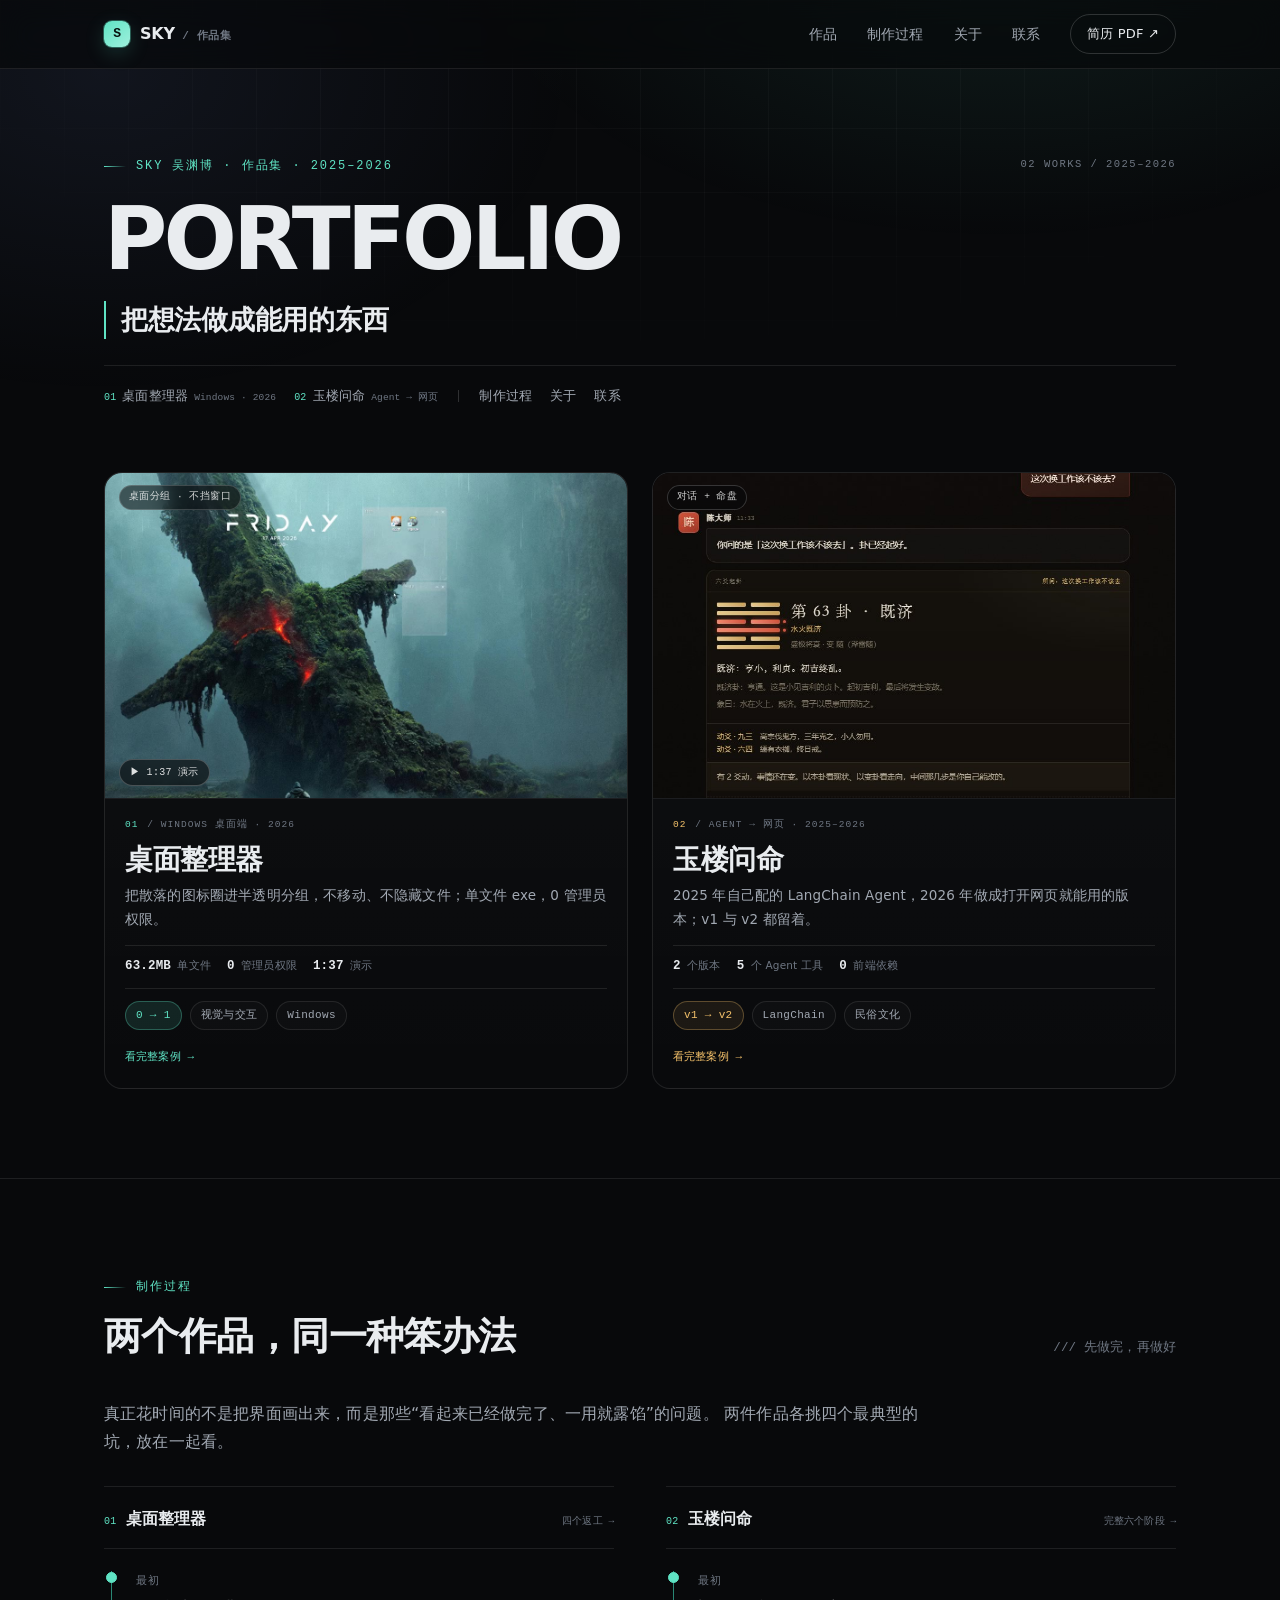
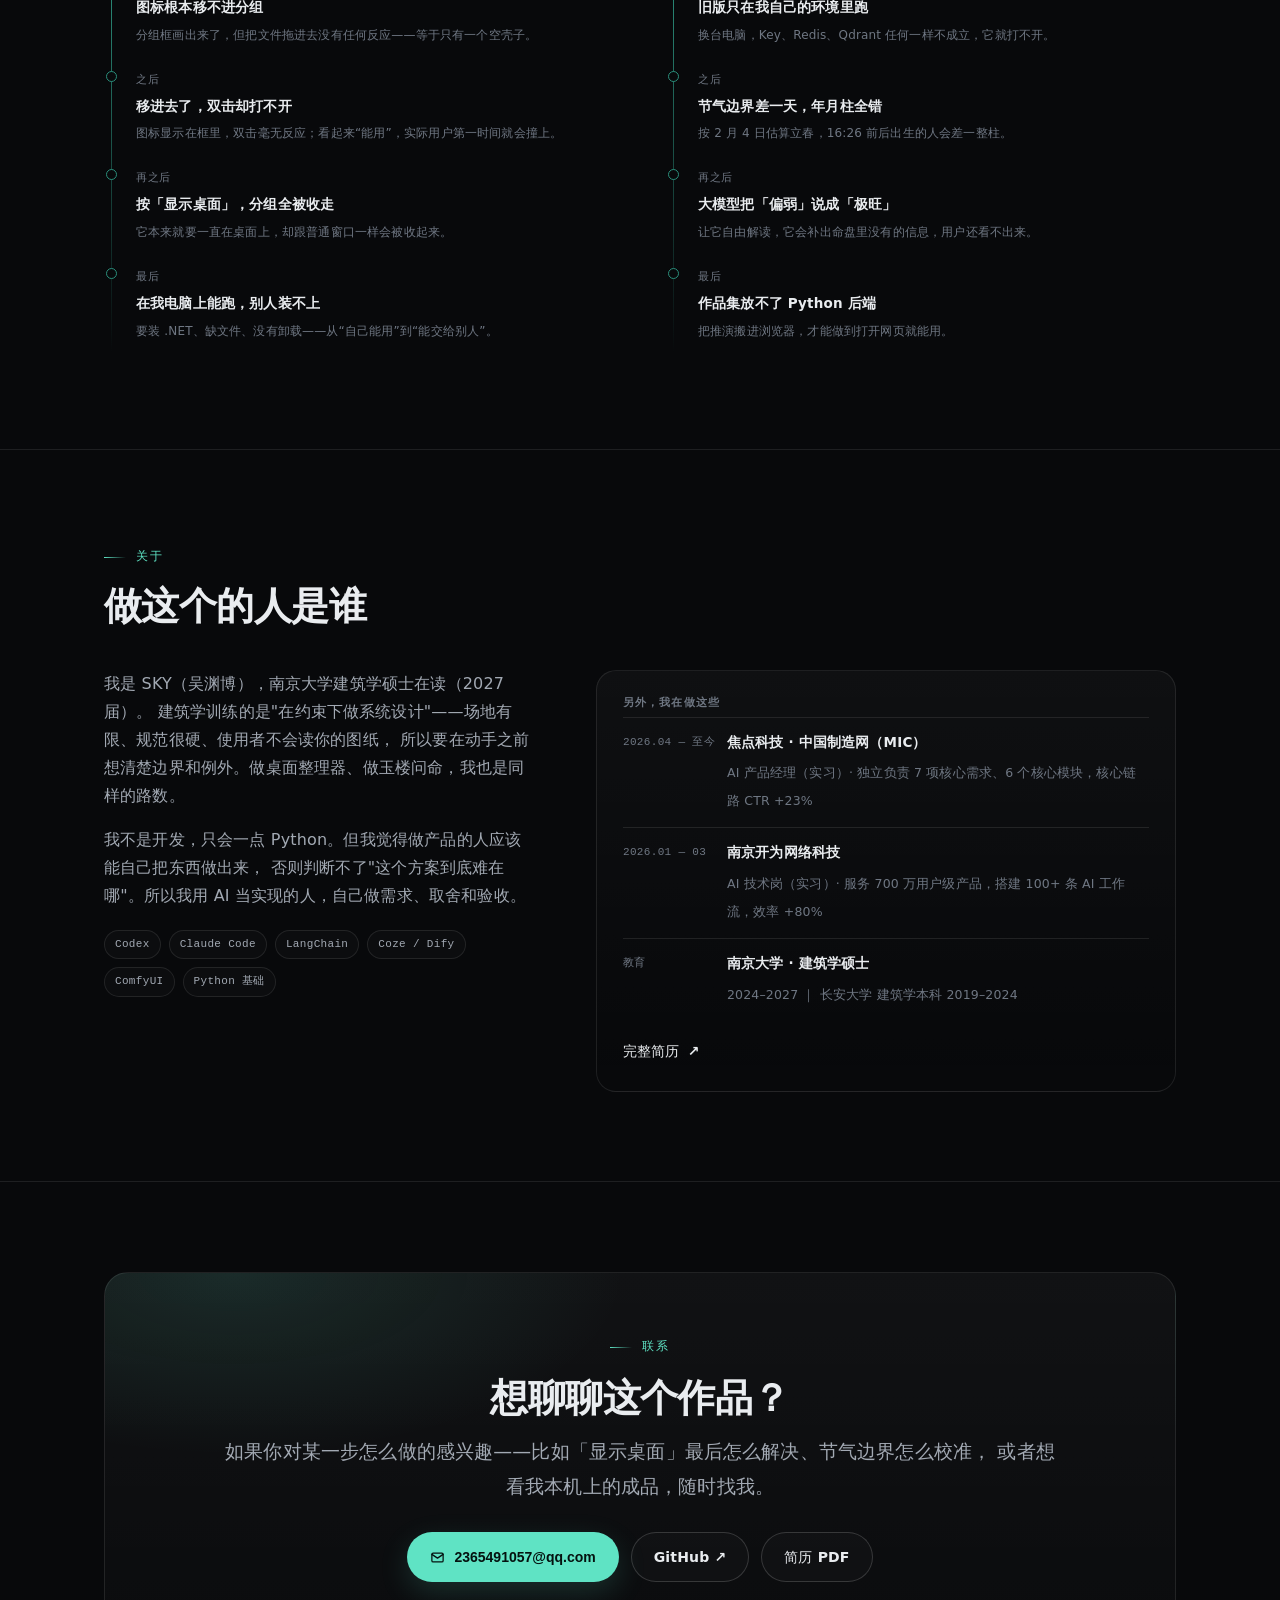
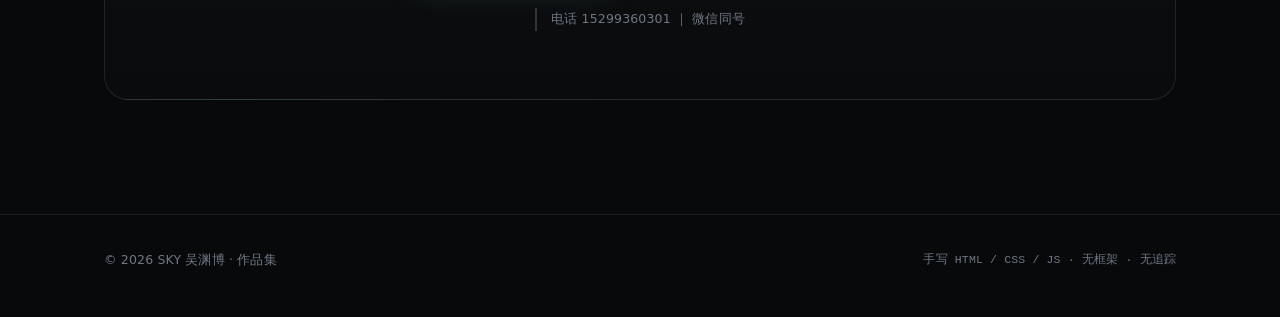
<file: index.html>
<!DOCTYPE html>
<html lang="zh-CN">
<head>
<meta charset="UTF-8">
<meta name="viewport" content="width=device-width, initial-scale=1">
<title>SKY 吴渊博 · 作品集</title>
<meta name="description" content="两件作品：一个桌面整理器，一个从 LangChain Agent 长出来的民俗命理聊天机器人。附案例与制作过程。">
<meta name="author" content="SKY 吴渊博">
<meta name="theme-color" content="#08090b">
<link rel="canonical" href="https://sky-code1.github.io/">

<meta property="og:type" content="website">
<meta property="og:url" content="https://sky-code1.github.io/">
<meta property="og:title" content="SKY 吴渊博 · 作品集">
<meta property="og:description" content="两件作品，两个问题：桌面怎么收干净，Agent 怎么变成产品。">
<meta property="og:image" content="assets/img/demo-poster.jpg">
<meta name="twitter:card" content="summary_large_image">

<link rel="icon" href="assets/img/favicon.svg" type="image/svg+xml">
<link rel="stylesheet" href="assets/css/style.css">
</head>
<body>

<header class="site-header">
  <div class="wrap nav">
    <a class="brand" href="index.html">
      <span class="brand-mark">S</span>
      <span>SKY<small> / 作品集</small></span>
    </a>

    <nav class="nav-links" id="navLinks" aria-label="主导航">
      <a href="#work">作品</a>
      <a href="#process">制作过程</a>
      <a href="#about">关于</a>
      <a href="#contact">联系</a>
      <a class="nav-cta" href="assets/resume-sky.pdf" target="_blank" rel="noopener">简历 PDF ↗</a>
    </nav>

    <button class="nav-toggle" id="navToggle" aria-label="打开菜单" aria-expanded="false" aria-controls="navLinks">
      <svg width="18" height="18" viewBox="0 0 24 24" fill="none" stroke="currentColor" stroke-width="2" stroke-linecap="round" aria-hidden="true">
        <path d="M4 7h16M4 12h16M4 17h16"/>
      </svg>
    </button>
  </div>
</header>

<main>

  <!-- ================= 首屏：作品导览 ================= -->
  <section class="index-hero">
    <div class="wrap">
      <div class="index-head reveal">
        <span class="eyebrow">SKY 吴渊博 · 作品集 · 2025–2026</span>
        <span class="index-count mono">02 WORKS / 2025–2026</span>
      </div>

      <h1 class="reveal display-title">PORTFOLIO</h1>
      <p class="thesis-line reveal">把想法做成能用的东西</p>

      <nav class="index-links reveal" aria-label="页面导览">
        <a href="#work-01"><b>01</b> 桌面整理器 <span>Windows · 2026</span></a>
        <a href="#work-02"><b>02</b> 玉楼问命 <span>Agent → 网页</span></a>
        <span class="index-divider" aria-hidden="true"></span>
        <a href="#process">制作过程</a>
        <a href="#about">关于</a>
        <a href="#contact">联系</a>
      </nav>
    </div>
  </section>

  <!-- ================= 作品：两件同级 ================= -->
  <section class="section works-section" id="work">
    <div class="wrap">
      <div class="works-grid">

        <a class="work-card reveal" id="work-01" href="work/desktop-organizer.html">
          <div class="work-thumb">
            <img src="assets/img/demo-poster.jpg" alt="桌面整理器：桌面上的半透明分组" loading="eager">
            <span class="work-caption">桌面分组 · 不挡窗口</span>
            <span class="work-play">▶ 1:37 演示</span>
          </div>
          <div class="work-body">
            <div class="work-kicker"><b>01</b> / WINDOWS 桌面端 · 2026</div>
            <h2>桌面整理器</h2>
            <p>把散落的图标圈进半透明分组，不移动、不隐藏文件；单文件 exe，0 管理员权限。</p>
            <div class="work-metrics">
              <span><b>63.2MB</b> 单文件</span>
              <span><b>0</b> 管理员权限</span>
              <span><b>1:37</b> 演示</span>
            </div>
            <div class="work-tags tags">
              <span class="tag hot">0 → 1</span>
              <span class="tag">视觉与交互</span>
              <span class="tag">Windows</span>
            </div>
            <span class="work-arrow">看完整案例 →</span>
          </div>
        </a>

        <a class="work-card work-card--yulou reveal" id="work-02" href="work/yulou.html">
          <div class="work-thumb">
            <img src="assets/img/yulou-card.jpg" alt="玉楼问命：六爻卦象卡与对话" loading="eager">
            <span class="work-caption">对话 + 命盘</span>
          </div>
          <div class="work-body">
            <div class="work-kicker"><b>02</b> / AGENT → 网页 · 2025–2026</div>
            <h2>玉楼问命</h2>
            <p>2025 年自己配的 LangChain Agent，2026 年做成打开网页就能用的版本；v1 与 v2 都留着。</p>
            <div class="work-metrics">
              <span><b>2</b> 个版本</span>
              <span><b>5</b> 个 Agent 工具</span>
              <span><b>0</b> 前端依赖</span>
            </div>
            <div class="work-tags tags">
              <span class="tag hot">v1 → v2</span>
              <span class="tag">LangChain</span>
              <span class="tag">民俗文化</span>
            </div>
            <span class="work-arrow">看完整案例 →</span>
          </div>
        </a>

      </div>
    </div>
  </section>

  <!-- ================= 制作过程：两件作品各挑四个坑 ================= -->
  <section class="section" id="process">
    <div class="wrap">
      <div class="section-head reveal">
        <div>
          <span class="eyebrow">制作过程</span>
          <h2>两个作品，同一种笨办法</h2>
        </div>
        <span class="more">/// 先做完，再做好</span>
      </div>

      <p class="prose reveal" style="max-width:52em">
        真正花时间的不是把界面画出来，而是那些“看起来已经做完了、一用就露馅”的问题。
        两件作品各挑四个最典型的坑，放在一起看。
      </p>

      <div class="process-grid">
        <article class="process-col reveal">
          <a class="process-head" href="work/desktop-organizer.html#iterations">
            <b>01</b><span>桌面整理器</span><em>四个返工 →</em>
          </a>
          <ol class="timeline">
            <li>
              <time>最初</time>
              <b>图标根本移不进分组</b>
              <p>分组框画出来了，但把文件拖进去没有任何反应——等于只有一个空壳子。</p>
            </li>
            <li>
              <time>之后</time>
              <b>移进去了，双击却打不开</b>
              <p>图标显示在框里，双击毫无反应；看起来“能用”，实际用户第一时间就会撞上。</p>
            </li>
            <li>
              <time>再之后</time>
              <b>按「显示桌面」，分组全被收走</b>
              <p>它本来就要一直在桌面上，却跟普通窗口一样会被收起来。</p>
            </li>
            <li>
              <time>最后</time>
              <b>在我电脑上能跑，别人装不上</b>
              <p>要装 .NET、缺文件、没有卸载——从“自己能用”到“能交给别人”。</p>
            </li>
          </ol>
        </article>

        <article class="process-col reveal">
          <a class="process-head" href="work/yulou.html#iterations">
            <b>02</b><span>玉楼问命</span><em>完整六个阶段 →</em>
          </a>
          <ol class="timeline">
            <li>
              <time>最初</time>
              <b>旧版只在我自己的环境里跑</b>
              <p>换台电脑，Key、Redis、Qdrant 任何一样不成立，它就打不开。</p>
            </li>
            <li>
              <time>之后</time>
              <b>节气边界差一天，年月柱全错</b>
              <p>按 2 月 4 日估算立春，16:26 前后出生的人会差一整柱。</p>
            </li>
            <li>
              <time>再之后</time>
              <b>大模型把「偏弱」说成「极旺」</b>
              <p>让它自由解读，它会补出命盘里没有的信息，用户还看不出来。</p>
            </li>
            <li>
              <time>最后</time>
              <b>作品集放不了 Python 后端</b>
              <p>把推演搬进浏览器，才能做到打开网页就能用。</p>
            </li>
          </ol>
        </article>
      </div>
    </div>
  </section>

  <!-- ================= 关于 ================= -->
  <section class="section" id="about">
    <div class="wrap">
      <div class="section-head reveal">
        <div>
          <span class="eyebrow">关于</span>
          <h2>做这个的人是谁</h2>
        </div>
      </div>

      <div class="about-grid">
        <div class="reveal">
          <p>
            我是 SKY（吴渊博），南京大学建筑学硕士在读（2027 届）。
            建筑学训练的是"在约束下做系统设计"——场地有限、规范很硬、使用者不会读你的图纸，
            所以要在动手之前想清楚边界和例外。做桌面整理器、做玉楼问命，我也是同样的路数。
          </p>
          <p>
            我不是开发，只会一点 Python。但我觉得做产品的人应该能自己把东西做出来，
            否则判断不了"这个方案到底难在哪"。所以我用 AI 当实现的人，自己做需求、取舍和验收。
          </p>

          <div class="tags" style="margin-top:20px">
            <span class="tag">Codex</span>
            <span class="tag">Claude Code</span>
            <span class="tag">LangChain</span>
            <span class="tag">Coze / Dify</span>
            <span class="tag">ComfyUI</span>
            <span class="tag">Python 基础</span>
          </div>
        </div>

        <div class="about-card reveal">
          <h4 class="card-title">另外，我在做这些</h4>
          <div class="brief">
            <div class="brief-when">2026.04 — 至今</div>
            <div>
              <b>焦点科技 · 中国制造网（MIC）</b>
              <span>AI 产品经理（实习）· 独立负责 7 项核心需求、6 个核心模块，核心链路 CTR +23%</span>
            </div>
          </div>
          <div class="brief">
            <div class="brief-when">2026.01 — 03</div>
            <div>
              <b>南京开为网络科技</b>
              <span>AI 技术岗（实习）· 服务 700 万用户级产品，搭建 100+ 条 AI 工作流，效率 +80%</span>
            </div>
          </div>
          <div class="brief">
            <div class="brief-when">教育</div>
            <div>
              <b>南京大学 · 建筑学硕士</b>
              <span>2024–2027 ｜ 长安大学 建筑学本科 2019–2024</span>
            </div>
          </div>
          <a class="link-arrow" href="assets/resume-sky.pdf" target="_blank" rel="noopener" style="margin-top:18px; display:inline-flex">
            完整简历 <span class="arw">↗</span>
          </a>
        </div>
      </div>
    </div>
  </section>

  <!-- ================= 联系 ================= -->
  <section class="section" id="contact">
    <div class="wrap">
      <div class="contact reveal">
        <span class="eyebrow">联系</span>
        <h2>想聊聊这个作品？</h2>
        <p class="lead">
          如果你对某一步怎么做的感兴趣——比如「显示桌面」最后怎么解决、节气边界怎么校准，
          或者想看我本机上的成品，随时找我。
        </p>

        <div class="contact-actions">
          <button class="btn btn-primary copy-email" id="copyEmail"
                  data-email="2365491057@qq.com" type="button">
            <svg width="15" height="15" viewBox="0 0 24 24" fill="none" stroke="currentColor" stroke-width="2" stroke-linecap="round" stroke-linejoin="round" aria-hidden="true"><rect x="3" y="5" width="18" height="14" rx="2"/><path d="m3 7 9 6 9-6"/></svg>
            2365491057@qq.com
            <span class="copy-note" id="copyNote" role="status">已复制</span>
          </button>
          <a class="btn btn-ghost" href="https://github.com/SKY-code1" target="_blank" rel="noopener">GitHub ↗</a>
          <a class="btn btn-ghost" href="assets/resume-sky.pdf" target="_blank" rel="noopener">简历 PDF</a>
        </div>

        <p class="note" style="display:inline-block; text-align:left; margin-top:26px">
          电话 15299360301 ｜ 微信同号
        </p>
      </div>
    </div>
  </section>

</main>

<footer class="site-footer">
  <div class="wrap footer-inner">
    <span>© 2026 SKY 吴渊博 · 作品集</span>
    <span class="mono">手写 HTML / CSS / JS · 无框架 · 无追踪</span>
  </div>
</footer>

<script src="assets/js/main.js" defer></script>
</body>
</html>
</file>
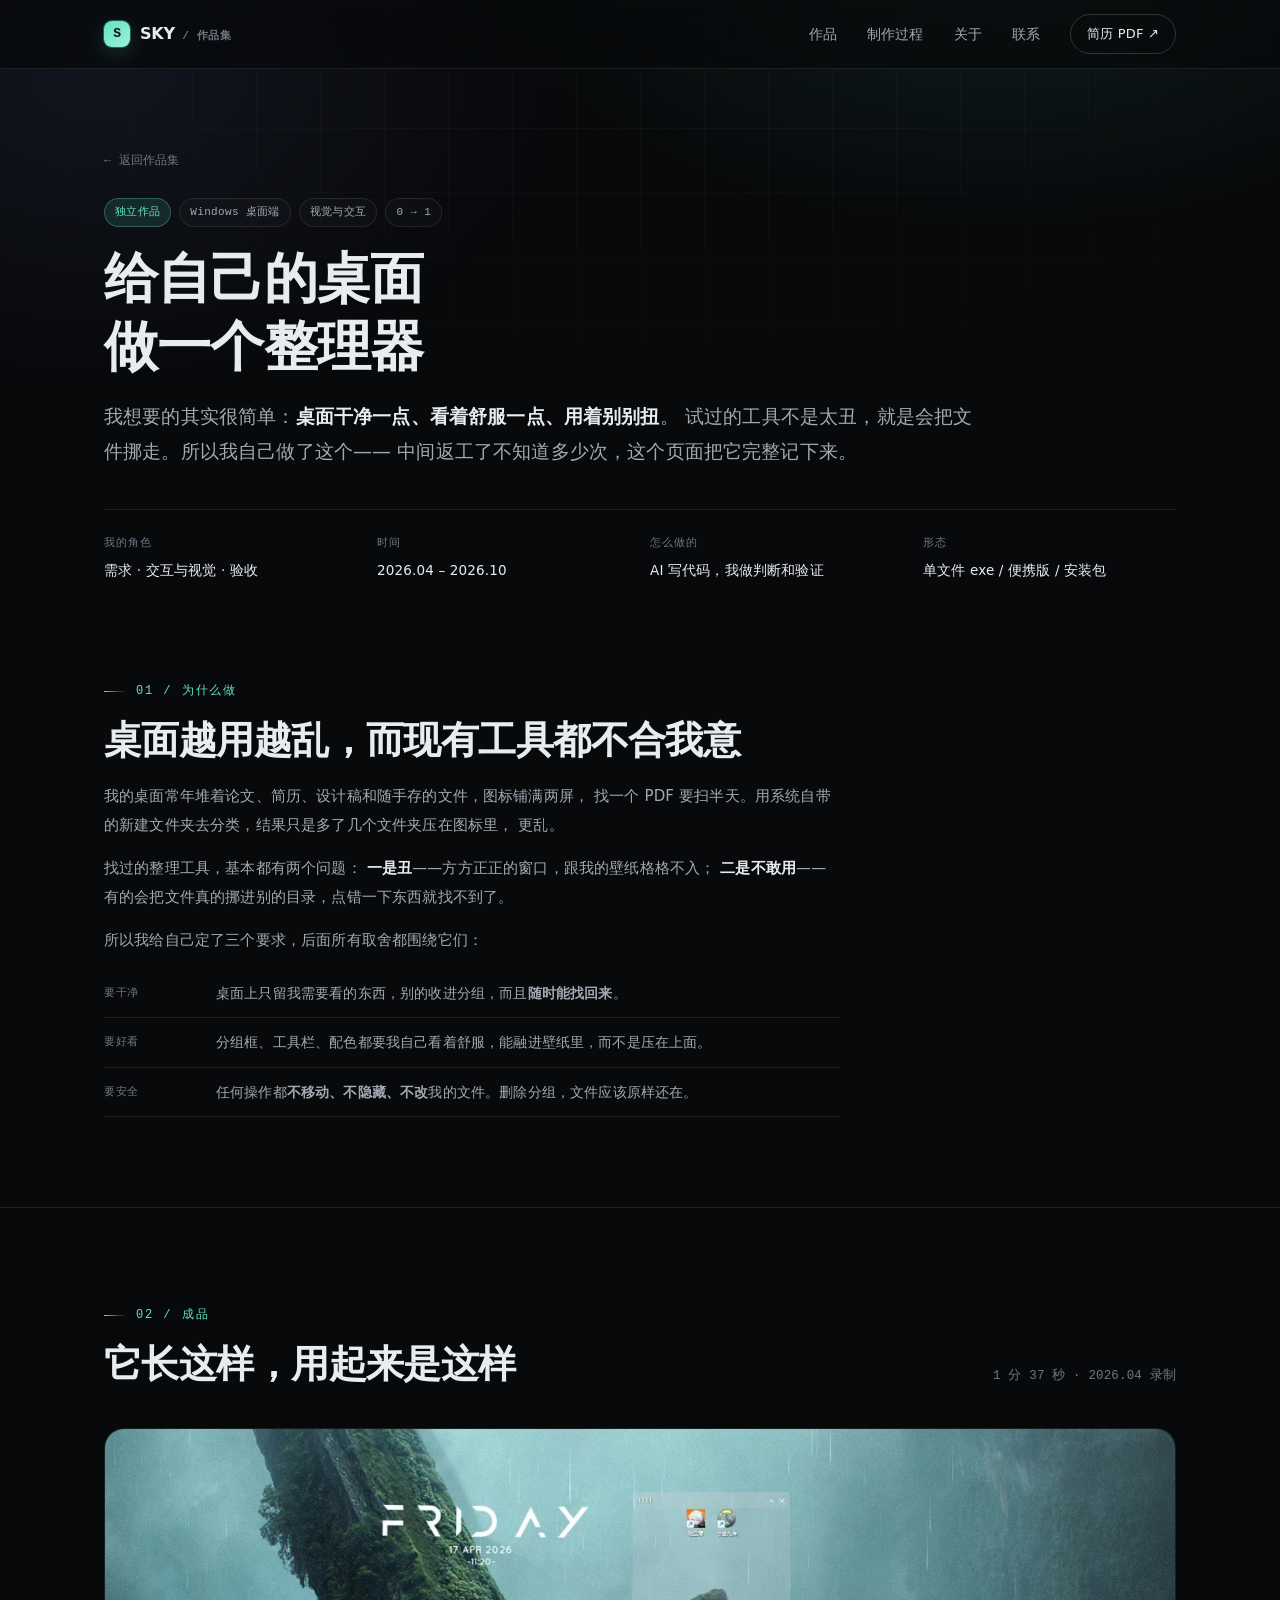
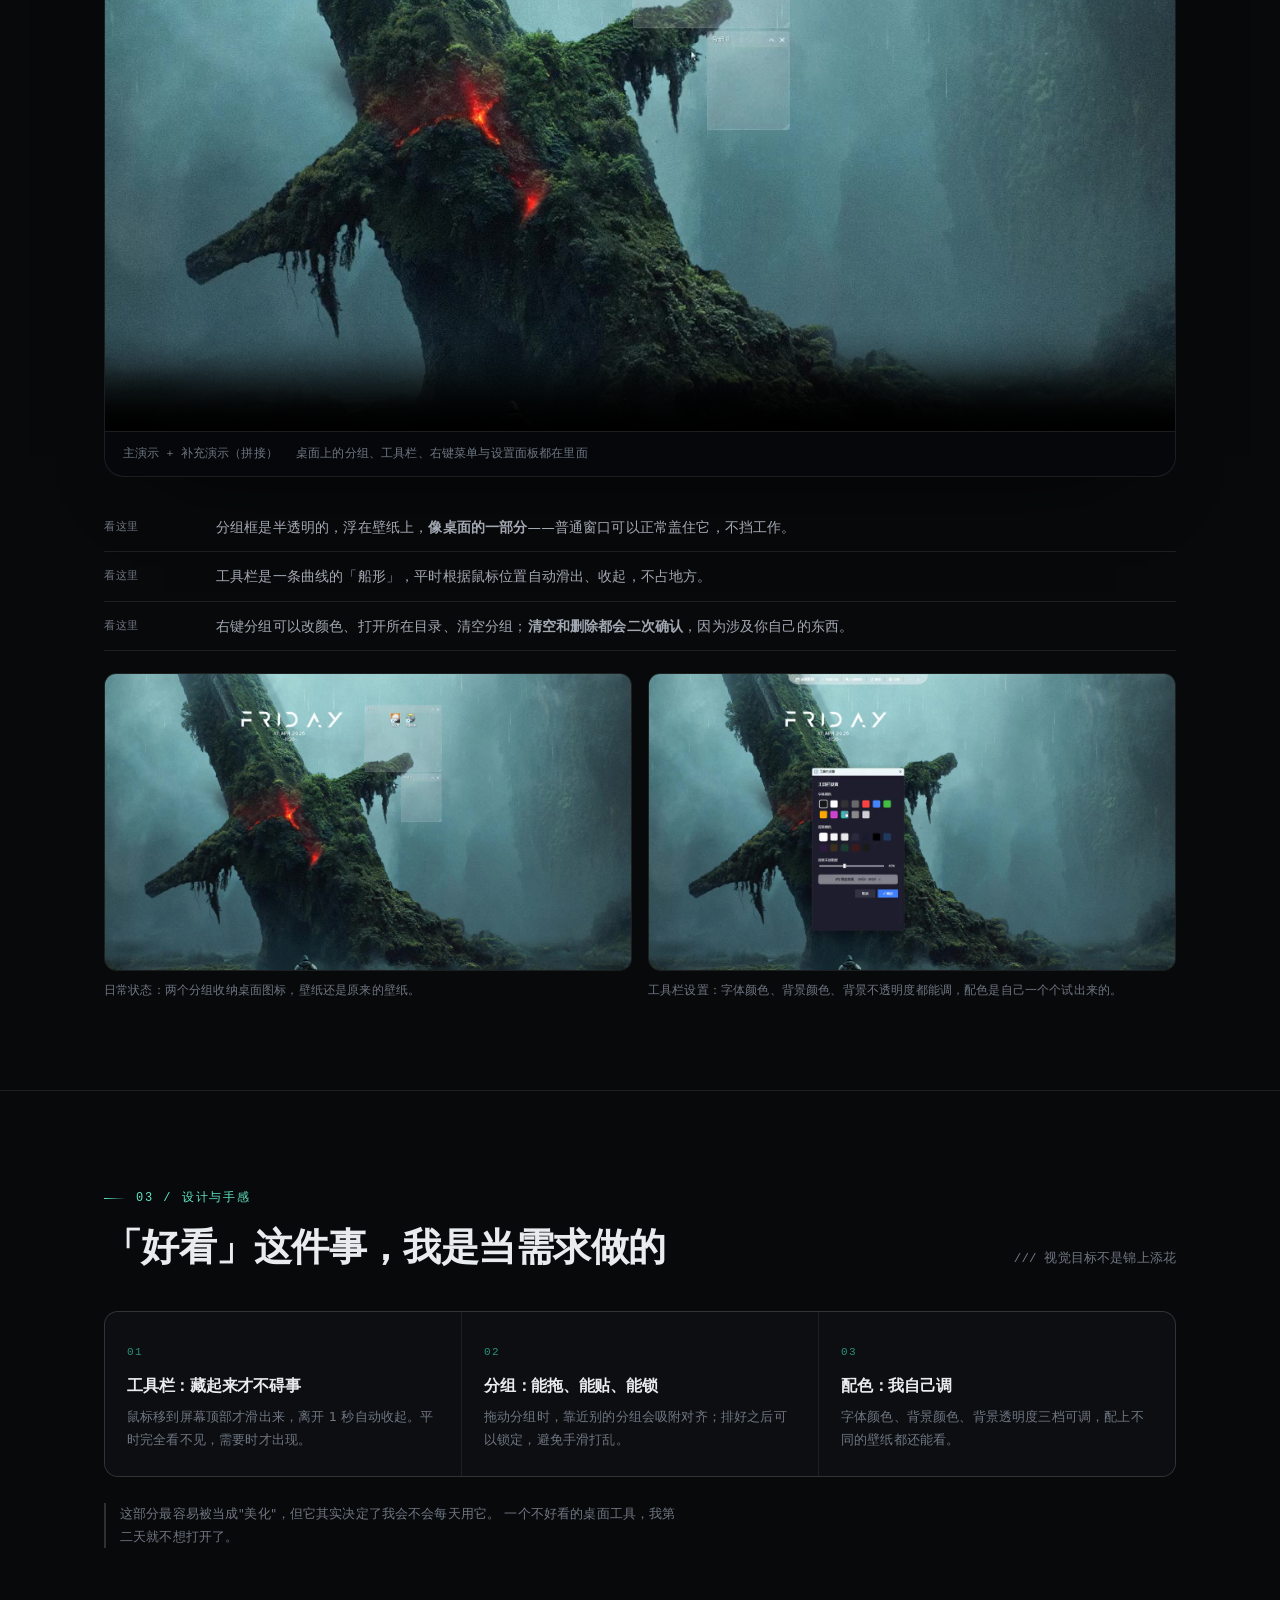
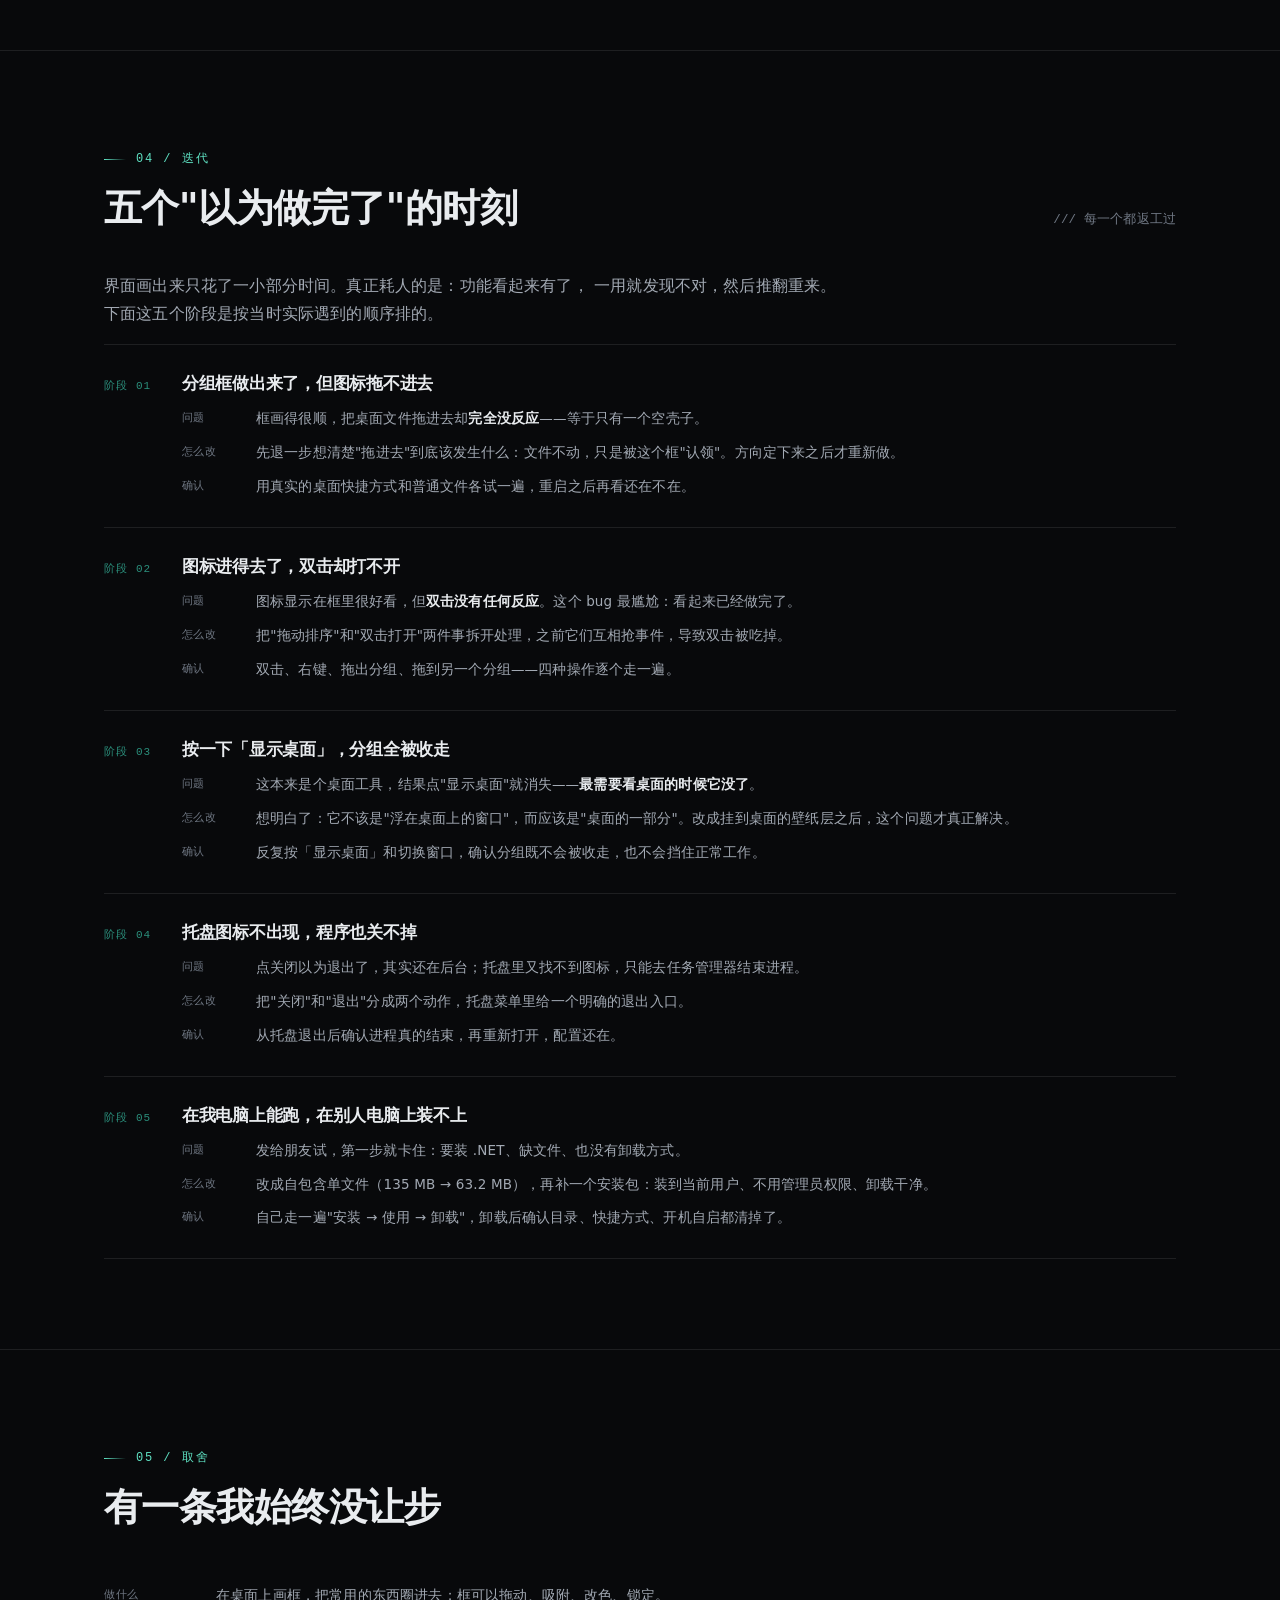
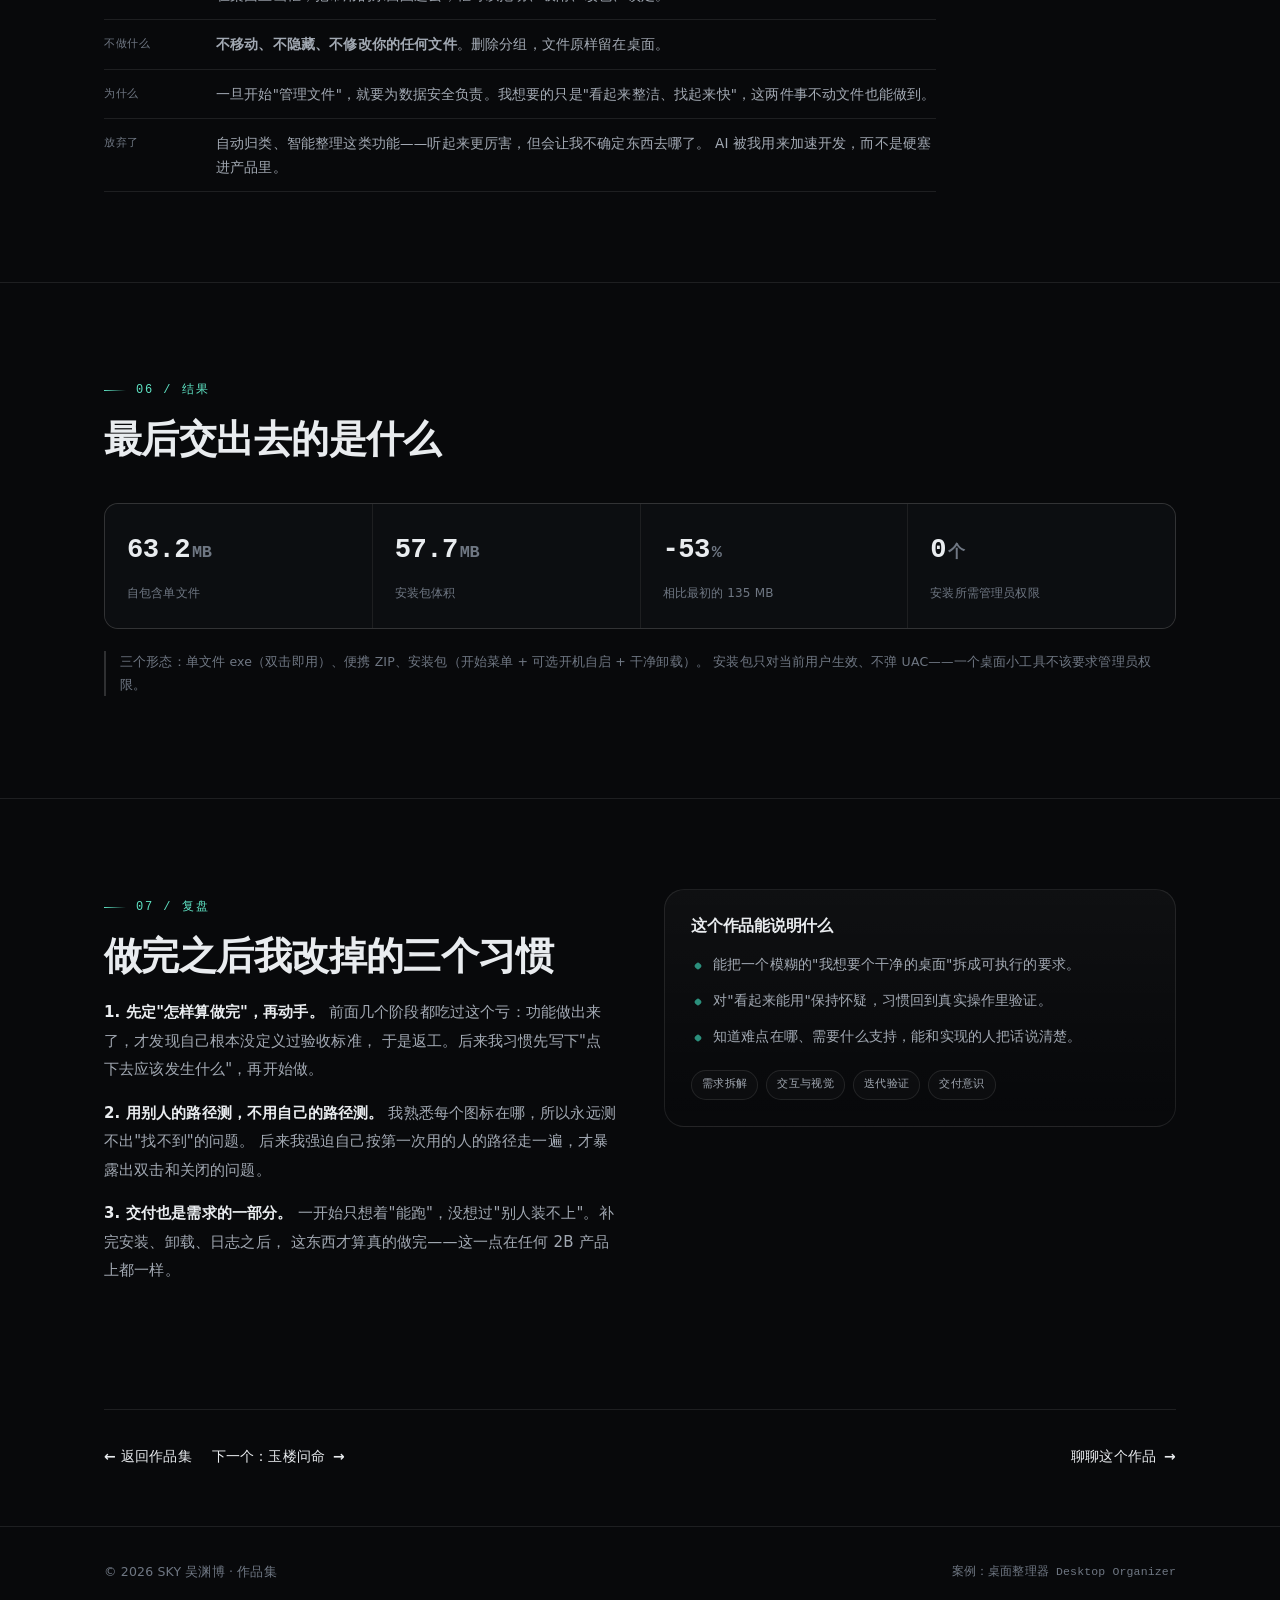
<file: work/desktop-organizer.html>
<!DOCTYPE html>
<html lang="zh-CN">
<head>
<meta charset="UTF-8">
<meta name="viewport" content="width=device-width, initial-scale=1">
<title>桌面整理器 · 案例 | SKY 吴渊博</title>
<meta name="description" content="给自己的桌面做一个整理器：初衷、成品演示，以及从图标移不进去到能安装交付的迭代过程。">
<meta name="author" content="SKY 吴渊博">
<meta name="theme-color" content="#08090b">
<link rel="canonical" href="https://sky-code1.github.io/work/desktop-organizer.html">

<meta property="og:type" content="article">
<meta property="og:url" content="https://sky-code1.github.io/work/desktop-organizer.html">
<meta property="og:title" content="桌面整理器 · 给自己的桌面做一个整理器">
<meta property="og:description" content="从图标移不进去，到可以安装给别人用。附 1 分 37 秒演示与完整的迭代记录。">
<meta property="og:image" content="../assets/img/demo-poster.jpg">

<link rel="icon" href="../assets/img/favicon.svg" type="image/svg+xml">
<link rel="stylesheet" href="../assets/css/style.css">
</head>
<body>

<header class="site-header">
  <div class="wrap nav">
    <a class="brand" href="../index.html">
      <span class="brand-mark">S</span>
      <span>SKY<small> / 作品集</small></span>
    </a>

    <nav class="nav-links" id="navLinks" aria-label="主导航">
      <a href="../index.html#work">作品</a>
      <a href="../index.html#process">制作过程</a>
      <a href="../index.html#about">关于</a>
      <a href="../index.html#contact">联系</a>
      <a class="nav-cta" href="../assets/resume-sky.pdf" target="_blank" rel="noopener">简历 PDF ↗</a>
    </nav>

    <button class="nav-toggle" id="navToggle" aria-label="打开菜单" aria-expanded="false" aria-controls="navLinks">
      <svg width="18" height="18" viewBox="0 0 24 24" fill="none" stroke="currentColor" stroke-width="2" stroke-linecap="round" aria-hidden="true">
        <path d="M4 7h16M4 12h16M4 17h16"/>
      </svg>
    </button>
  </div>
</header>

<main>

  <!-- ================= 头部 ================= -->
  <section class="case-hero">
    <div class="wrap">
      <a class="back-link" href="../index.html">← 返回作品集</a>

      <div class="tags reveal">
        <span class="tag hot">独立作品</span>
        <span class="tag">Windows 桌面端</span>
        <span class="tag">视觉与交互</span>
        <span class="tag">0 → 1</span>
      </div>

      <h1 class="reveal">给自己的桌面<br class="br-wide">做一个整理器</h1>

      <p class="lead reveal">
        我想要的其实很简单：<strong>桌面干净一点、看着舒服一点、用着别别扭</strong>。
        试过的工具不是太丑，就是会把文件挪走。所以我自己做了这个——
        中间返工了不知道多少次，这个页面把它完整记下来。
      </p>

      <dl class="case-meta reveal">
        <div><dt>我的角色</dt><dd>需求 · 交互与视觉 · 验收</dd></div>
        <div><dt>时间</dt><dd>2026.04 – 2026.10</dd></div>
        <div><dt>怎么做的</dt><dd>AI 写代码，我做判断和验证</dd></div>
        <div><dt>形态</dt><dd>单文件 exe / 便携版 / 安装包</dd></div>
      </dl>
    </div>
  </section>

  <!-- ================= 01 初衷 ================= -->
  <section class="section">
    <div class="wrap">
      <div class="prose reveal" style="max-width:46em">
        <span class="eyebrow">01 / 为什么做</span>
        <h2 style="margin-top:14px">桌面越用越乱，而现有工具都不合我意</h2>

        <p>
          我的桌面常年堆着论文、简历、设计稿和随手存的文件，图标铺满两屏，
          找一个 PDF 要扫半天。用系统自带的新建文件夹去分类，结果只是多了几个文件夹压在图标里，
          更乱。
        </p>
        <p>
          找过的整理工具，基本都有两个问题：
          <strong>一是丑</strong>——方方正正的窗口，跟我的壁纸格格不入；
          <strong>二是不敢用</strong>——有的会把文件真的挪进别的目录，点错一下东西就找不到了。
        </p>
        <p>
          所以我给自己定了三个要求，后面所有取舍都围绕它们：
        </p>
      </div>

      <div class="kv reveal" style="max-width:46em">
        <div class="kv-row">
          <span class="k">要干净</span>
          <div class="v">桌面上只留我需要看的东西，别的收进分组，而且<strong>随时能找回来</strong>。</div>
        </div>
        <div class="kv-row">
          <span class="k">要好看</span>
          <div class="v">分组框、工具栏、配色都要我自己看着舒服，能融进壁纸里，而不是压在上面。</div>
        </div>
        <div class="kv-row">
          <span class="k">要安全</span>
          <div class="v">任何操作都<strong>不移动、不隐藏、不改</strong>我的文件。删除分组，文件应该原样还在。</div>
        </div>
      </div>
    </div>
  </section>

  <!-- ================= 02 成品 ================= -->
  <section class="section">
    <div class="wrap">
      <div class="section-head reveal">
        <div>
          <span class="eyebrow">02 / 成品</span>
          <h2>它长这样，用起来是这样</h2>
        </div>
        <span class="more">1 分 37 秒 · 2026.04 录制</span>
      </div>

      <div class="video-card reveal">
        <video controls preload="metadata" poster="../assets/img/demo-poster.jpg" playsinline>
          <source src="../assets/video/desktop-organizer-demo.mp4" type="video/mp4">
          你的浏览器不支持内嵌视频，可以<a href="../assets/video/desktop-organizer-demo.mp4">直接下载观看</a>。
        </video>
        <div class="video-meta">
          <span>主演示 + 补充演示（拼接）</span>
          <span>桌面上的分组、工具栏、右键菜单与设置面板都在里面</span>
        </div>
      </div>

      <div class="kv reveal" style="margin-top:26px">
        <div class="kv-row">
          <span class="k">看这里</span>
          <div class="v">分组框是半透明的，浮在壁纸上，<strong>像桌面的一部分</strong>——普通窗口可以正常盖住它，不挡工作。</div>
        </div>
        <div class="kv-row">
          <span class="k">看这里</span>
          <div class="v">工具栏是一条曲线的「船形」，平时根据鼠标位置自动滑出、收起，不占地方。</div>
        </div>
        <div class="kv-row">
          <span class="k">看这里</span>
          <div class="v">右键分组可以改颜色、打开所在目录、清空分组；<strong>清空和删除都会二次确认</strong>，因为涉及你自己的东西。</div>
        </div>
      </div>

      <div class="shot-grid reveal">
        <figure>
          <img src="../assets/img/demo-poster.jpg" alt="桌面上两个半透明分组，里面放了图标" loading="lazy">
          <figcaption>日常状态：两个分组收纳桌面图标，壁纸还是原来的壁纸。</figcaption>
        </figure>
        <figure>
          <img src="../assets/img/demo-settings.jpg" alt="工具栏设置面板，可以调字体颜色、背景颜色和背景不透明度" loading="lazy">
          <figcaption>工具栏设置：字体颜色、背景颜色、背景不透明度都能调，配色是自己一个个试出来的。</figcaption>
        </figure>
      </div>
    </div>
  </section>

  <!-- ================= 03 视觉与交互 ================= -->
  <section class="section">
    <div class="wrap">
      <div class="section-head reveal">
        <div>
          <span class="eyebrow">03 / 设计与手感</span>
          <h2>「好看」这件事，我是当需求做的</h2>
        </div>
        <span class="more">/// 视觉目标不是锦上添花</span>
      </div>

      <div class="work-points reveal">
        <div class="point">
          <span class="num">01</span>
          <h4>工具栏：藏起来才不碍事</h4>
          <p>鼠标移到屏幕顶部才滑出来，离开 1 秒自动收起。平时完全看不见，需要时才出现。</p>
        </div>
        <div class="point">
          <span class="num">02</span>
          <h4>分组：能拖、能贴、能锁</h4>
          <p>拖动分组时，靠近别的分组会吸附对齐；排好之后可以锁定，避免手滑打乱。</p>
        </div>
        <div class="point">
          <span class="num">03</span>
          <h4>配色：我自己调</h4>
          <p>字体颜色、背景颜色、背景透明度三档可调，配上不同的壁纸都还能看。</p>
        </div>
      </div>

      <p class="note reveal" style="max-width:46em; margin-top:26px">
        这部分最容易被当成"美化"，但它其实决定了我会不会每天用它。
        一个不好看的桌面工具，我第二天就不想打开了。
      </p>
    </div>
  </section>

  <!-- ================= 04 迭代 ================= -->
  <section class="section" id="iterations">
    <div class="wrap">
      <div class="section-head reveal">
        <div>
          <span class="eyebrow">04 / 迭代</span>
          <h2>五个"以为做完了"的时刻</h2>
        </div>
        <span class="more">/// 每一个都返工过</span>
      </div>

      <p class="prose reveal" style="max-width:46em">
        界面画出来只花了一小部分时间。真正耗人的是：功能看起来有了，
        一用就发现不对，然后推翻重来。下面这五个阶段是按当时实际遇到的顺序排的。
      </p>

      <div class="reveal">
        <div class="iter">
          <span class="stage">阶段 01</span>
          <div>
            <h3>分组框做出来了，但图标拖不进去</h3>
            <dl>
              <dt>问题</dt>
              <dd>框画得很顺，把桌面文件拖进去却<strong>完全没反应</strong>——等于只有一个空壳子。</dd>
              <dt>怎么改</dt>
              <dd>先退一步想清楚"拖进去"到底该发生什么：文件不动，只是被这个框"认领"。方向定下来之后才重新做。</dd>
              <dt>确认</dt>
              <dd>用真实的桌面快捷方式和普通文件各试一遍，重启之后再看还在不在。</dd>
            </dl>
          </div>
        </div>

        <div class="iter">
          <span class="stage">阶段 02</span>
          <div>
            <h3>图标进得去了，双击却打不开</h3>
            <dl>
              <dt>问题</dt>
              <dd>图标显示在框里很好看，但<strong>双击没有任何反应</strong>。这个 bug 最尴尬：看起来已经做完了。</dd>
              <dt>怎么改</dt>
              <dd>把"拖动排序"和"双击打开"两件事拆开处理，之前它们互相抢事件，导致双击被吃掉。</dd>
              <dt>确认</dt>
              <dd>双击、右键、拖出分组、拖到另一个分组——四种操作逐个走一遍。</dd>
            </dl>
          </div>
        </div>

        <div class="iter">
          <span class="stage">阶段 03</span>
          <div>
            <h3>按一下「显示桌面」，分组全被收走</h3>
            <dl>
              <dt>问题</dt>
              <dd>这本来是个桌面工具，结果点"显示桌面"就消失——<strong>最需要看桌面的时候它没了</strong>。</dd>
              <dt>怎么改</dt>
              <dd>想明白了：它不该是"浮在桌面上的窗口"，而应该是"桌面的一部分"。改成挂到桌面的壁纸层之后，这个问题才真正解决。</dd>
              <dt>确认</dt>
              <dd>反复按「显示桌面」和切换窗口，确认分组既不会被收走，也不会挡住正常工作。</dd>
            </dl>
          </div>
        </div>

        <div class="iter">
          <span class="stage">阶段 04</span>
          <div>
            <h3>托盘图标不出现，程序也关不掉</h3>
            <dl>
              <dt>问题</dt>
              <dd>点关闭以为退出了，其实还在后台；托盘里又找不到图标，只能去任务管理器结束进程。</dd>
              <dt>怎么改</dt>
              <dd>把"关闭"和"退出"分成两个动作，托盘菜单里给一个明确的退出入口。</dd>
              <dt>确认</dt>
              <dd>从托盘退出后确认进程真的结束，再重新打开，配置还在。</dd>
            </dl>
          </div>
        </div>

        <div class="iter">
          <span class="stage">阶段 05</span>
          <div>
            <h3>在我电脑上能跑，在别人电脑上装不上</h3>
            <dl>
              <dt>问题</dt>
              <dd>发给朋友试，第一步就卡住：要装 .NET、缺文件、也没有卸载方式。</dd>
              <dt>怎么改</dt>
              <dd>改成自包含单文件（135 MB → 63.2 MB），再补一个安装包：装到当前用户、不用管理员权限、卸载干净。</dd>
              <dt>确认</dt>
              <dd>自己走一遍"安装 → 使用 → 卸载"，卸载后确认目录、快捷方式、开机自启都清掉了。</dd>
            </dl>
          </div>
        </div>
      </div>
    </div>
  </section>

  <!-- ================= 05 取舍 ================= -->
  <section class="section">
    <div class="wrap">
      <div class="section-head reveal">
        <div>
          <span class="eyebrow">05 / 取舍</span>
          <h2>有一条我始终没让步</h2>
        </div>
      </div>

      <div class="kv reveal" style="max-width:52em">
        <div class="kv-row">
          <span class="k">做什么</span>
          <div class="v">在桌面上画框，把常用的东西圈进去；框可以拖动、吸附、改色、锁定。</div>
        </div>
        <div class="kv-row">
          <span class="k">不做什么</span>
          <div class="v"><strong>不移动、不隐藏、不修改你的任何文件</strong>。删除分组，文件原样留在桌面。</div>
        </div>
        <div class="kv-row">
          <span class="k">为什么</span>
          <div class="v">一旦开始"管理文件"，就要为数据安全负责。我想要的只是"看起来整洁、找起来快"，这两件事不动文件也能做到。</div>
        </div>
        <div class="kv-row">
          <span class="k">放弃了</span>
          <div class="v">自动归类、智能整理这类功能——听起来更厉害，但会让我不确定东西去哪了。 AI 被我用来加速开发，而不是硬塞进产品里。</div>
        </div>
      </div>
    </div>
  </section>

  <!-- ================= 06 结果 ================= -->
  <section class="section">
    <div class="wrap">
      <div class="section-head reveal">
        <div>
          <span class="eyebrow">06 / 结果</span>
          <h2>最后交出去的是什么</h2>
        </div>
      </div>

      <div class="stat-grid reveal" style="grid-template-columns:repeat(4,minmax(0,1fr))">
        <div class="stat"><b>63.2<span class="u">MB</span></b><span>自包含单文件</span></div>
        <div class="stat"><b>57.7<span class="u">MB</span></b><span>安装包体积</span></div>
        <div class="stat"><b>-53<span class="u">%</span></b><span>相比最初的 135 MB</span></div>
        <div class="stat"><b>0<span class="u">个</span></b><span>安装所需管理员权限</span></div>
      </div>

      <p class="note reveal" style="margin-top:22px">
        三个形态：单文件 exe（双击即用）、便携 ZIP、安装包（开始菜单 + 可选开机自启 + 干净卸载）。
        安装包只对当前用户生效、不弹 UAC——一个桌面小工具不该要求管理员权限。
      </p>
    </div>
  </section>

  <!-- ================= 07 复盘 ================= -->
  <section class="section">
    <div class="wrap">
      <div class="two-col">
        <div class="prose reveal">
          <span class="eyebrow">07 / 复盘</span>
          <h2 style="margin-top:14px">做完之后我改掉的三个习惯</h2>

          <p>
            <strong>1. 先定"怎样算做完"，再动手。</strong>
            前面几个阶段都吃过这个亏：功能做出来了，才发现自己根本没定义过验收标准，
            于是返工。后来我习惯先写下"点下去应该发生什么"，再开始做。
          </p>
          <p>
            <strong>2. 用别人的路径测，不用自己的路径测。</strong>
            我熟悉每个图标在哪，所以永远测不出"找不到"的问题。
            后来我强迫自己按第一次用的人的路径走一遍，才暴露出双击和关闭的问题。
          </p>
          <p>
            <strong>3. 交付也是需求的一部分。</strong>
            一开始只想着"能跑"，没想过"别人装不上"。补完安装、卸载、日志之后，
            这东西才算真的做完——这一点在任何 2B 产品上都一样。
          </p>
        </div>

        <div class="reveal">
          <div class="about-card">
            <h3 style="font-size:1rem; margin-bottom:16px">这个作品能说明什么</h3>
            <ul class="about-list" style="margin-top:0">
              <li>能把一个模糊的"我想要个干净的桌面"拆成可执行的要求。</li>
              <li>对"看起来能用"保持怀疑，习惯回到真实操作里验证。</li>
              <li>知道难点在哪、需要什么支持，能和实现的人把话说清楚。</li>
            </ul>
            <div class="tags" style="margin-top:22px; margin-bottom:0">
              <span class="tag">需求拆解</span>
              <span class="tag">交互与视觉</span>
              <span class="tag">迭代验证</span>
              <span class="tag">交付意识</span>
            </div>
          </div>
        </div>
      </div>
    </div>
  </section>

  <section class="wrap">
    <div class="case-nav">
      <div style="display:flex; gap:20px; flex-wrap:wrap">
        <a class="link-arrow" href="../index.html">← 返回作品集</a>
        <a class="link-arrow" href="yulou.html">下一个：玉楼问命 <span class="arw">→</span></a>
      </div>
      <a class="link-arrow" href="../index.html#contact">聊聊这个作品 <span class="arw">→</span></a>
    </div>
  </section>

</main>

<footer class="site-footer">
  <div class="wrap footer-inner">
    <span>© 2026 SKY 吴渊博 · 作品集</span>
    <span class="mono">案例：桌面整理器 Desktop Organizer</span>
  </div>
</footer>

<script src="../assets/js/main.js" defer></script>
</body>
</html>
</file>
<file: assets/css/style.css>
/* ==========================================================================
   作品集站点样式
   目标：克制的深色工程感 — 细线、单色强调、等宽标签、留白优先
   ========================================================================== */

:root {
  --bg: #08090b;
  --bg-soft: #0c0e11;
  --bg-card: #101318;
  --line: rgba(255, 255, 255, 0.09);
  --line-strong: rgba(255, 255, 255, 0.16);
  --text: #e9ecef;
  --text-dim: #a2a9b3;
  --text-mute: #6f7783;
  --accent: #5fe3c4;
  --accent-dim: #2b8f7c;
  --accent-soft: rgba(95, 227, 196, 0.12);
  --blue: #86a6ff;
  --amber: #f5c26b;
  --radius: 14px;
  --radius-lg: 20px;
  --maxw: 1120px;
  --font: system-ui, -apple-system, "Segoe UI", "PingFang SC", "Hiragino Sans GB",
    "Microsoft YaHei UI", "Microsoft YaHei", sans-serif;
  --mono: ui-monospace, "SF Mono", "JetBrains Mono", "Cascadia Code", Consolas,
    "Liberation Mono", monospace;
}

*,
*::before,
*::after { box-sizing: border-box; }

html {
  scroll-behavior: smooth;
  scroll-padding-top: 90px;
  -webkit-text-size-adjust: 100%;
  /* clip 不会创建滚动容器，避免 sticky 头部失效 */
  overflow-x: hidden;
  overflow-x: clip;
}

body {
  margin: 0;
  background: var(--bg);
  color: var(--text);
  font-family: var(--font);
  font-size: 16px;
  line-height: 1.75;
  letter-spacing: 0.01em;
  -webkit-font-smoothing: antialiased;
  text-rendering: optimizeLegibility;
  overflow-x: hidden;
  overflow-x: clip;
}

/* 背景：两处极淡的光晕 + 细网格 */
body::before {
  content: "";
  position: fixed;
  inset: 0;
  z-index: -2;
  background:
    radial-gradient(900px 520px at 78% -8%, rgba(95, 227, 196, 0.10), transparent 60%),
    radial-gradient(760px 520px at 8% 8%, rgba(134, 166, 255, 0.08), transparent 62%);
  pointer-events: none;
}

body::after {
  content: "";
  position: fixed;
  inset: 0;
  z-index: -1;
  background-image:
    linear-gradient(to right, rgba(255, 255, 255, 0.028) 1px, transparent 1px),
    linear-gradient(to bottom, rgba(255, 255, 255, 0.028) 1px, transparent 1px);
  background-size: 64px 64px;
  mask-image: radial-gradient(ellipse 80% 55% at 50% 0%, #000 35%, transparent 78%);
  -webkit-mask-image: radial-gradient(ellipse 80% 55% at 50% 0%, #000 35%, transparent 78%);
  pointer-events: none;
}

img { max-width: 100%; display: block; }

a {
  color: var(--text);
  text-decoration: none;
  transition: color 0.18s ease, opacity 0.18s ease;
}

a:hover { color: var(--accent); }

::selection { background: rgba(95, 227, 196, 0.28); color: #fff; }

:focus-visible {
  outline: 2px solid var(--accent);
  outline-offset: 3px;
  border-radius: 4px;
}

/* ---------- 排版工具 ---------- */

.wrap {
  width: 100%;
  max-width: var(--maxw);
  margin: 0 auto;
  padding: 0 24px;
}

.eyebrow {
  font-family: var(--mono);
  font-size: 12px;
  letter-spacing: 0.16em;
  text-transform: uppercase;
  color: var(--accent);
  display: inline-flex;
  align-items: center;
  gap: 10px;
}

.eyebrow::before {
  content: "";
  width: 22px;
  height: 1px;
  background: linear-gradient(90deg, var(--accent), transparent);
}

h1, h2, h3, h4 {
  margin: 0;
  line-height: 1.25;
  font-weight: 650;
  letter-spacing: -0.015em;
}

h1 { font-size: clamp(2.3rem, 5.6vw, 4.15rem); }
h2 { font-size: clamp(1.65rem, 3.1vw, 2.4rem); }
h3 { font-size: 1.15rem; }

p { margin: 0 0 1em; color: var(--text-dim); }
p strong { color: var(--text); font-weight: 600; }

.lead {
  font-size: clamp(1.02rem, 1.5vw, 1.18rem);
  line-height: 1.85;
  color: var(--text-dim);
}

.mono { font-family: var(--mono); }
.dim { color: var(--text-mute); }
.accent { color: var(--accent); }

code {
  font-family: var(--mono);
  font-size: 0.86em;
  padding: 1px 5px;
  border-radius: 5px;
  background: rgba(255, 255, 255, 0.04);
  border: 1px solid rgba(255, 255, 255, 0.05);
  color: #ccd9e2;
  white-space: normal;
  overflow-wrap: anywhere;
}

.grad {
  background: linear-gradient(96deg, #ffffff 8%, var(--accent) 52%, var(--blue) 96%);
  -webkit-background-clip: text;
  background-clip: text;
  color: transparent;
}

/* ---------- 顶部导航 ---------- */

.site-header {
  position: sticky;
  top: 0;
  z-index: 100;
  backdrop-filter: blur(14px) saturate(140%);
  -webkit-backdrop-filter: blur(14px) saturate(140%);
  background: rgba(8, 9, 11, 0.72);
  border-bottom: 1px solid var(--line);
}

.nav {
  display: flex;
  align-items: center;
  justify-content: space-between;
  height: 68px;
}

.brand {
  display: inline-flex;
  align-items: center;
  gap: 10px;
  font-weight: 600;
  letter-spacing: -0.01em;
}

.brand-mark {
  width: 26px;
  height: 26px;
  border-radius: 8px;
  display: grid;
  place-items: center;
  font-family: var(--mono);
  font-size: 13px;
  color: #06110e;
  background: linear-gradient(140deg, var(--accent), #9ff0dd);
  box-shadow: 0 0 0 1px rgba(95, 227, 196, 0.35), 0 6px 20px rgba(95, 227, 196, 0.18);
}

.brand small {
  font-family: var(--mono);
  font-size: 11px;
  color: var(--text-mute);
  letter-spacing: 0.06em;
}

.nav-links {
  display: flex;
  align-items: center;
  gap: 30px;
  font-size: 14px;
  color: var(--text-dim);
}

.nav-links a { color: var(--text-dim); }
.nav-links a:hover { color: var(--text); }

.nav-cta {
  padding: 8px 16px;
  border: 1px solid var(--line-strong);
  border-radius: 999px;
  font-size: 13px;
  color: var(--text) !important;
  transition: border-color 0.18s ease, background 0.18s ease;
}

.nav-cta:hover {
  border-color: var(--accent-dim);
  background: var(--accent-soft);
  color: var(--accent) !important;
}

.nav-toggle {
  display: none;
  width: 40px;
  height: 40px;
  border: 1px solid var(--line-strong);
  border-radius: 10px;
  background: transparent;
  color: var(--text);
  cursor: pointer;
  align-items: center;
  justify-content: center;
}

/* ---------- 首屏 ---------- */

.hero {
  padding: clamp(64px, 9vw, 112px) 0 clamp(30px, 4vw, 52px);
}

.hero-grid {
  display: grid;
  grid-template-columns: minmax(0, 1.08fr) minmax(0, 0.92fr);
  gap: clamp(32px, 5vw, 64px);
  align-items: center;
}

.hero h1 { margin: 18px 0 20px; }

.hero .lead { max-width: 34em; }

.hero-actions {
  display: flex;
  flex-wrap: wrap;
  gap: 12px;
  margin-top: 30px;
}

.btn {
  display: inline-flex;
  align-items: center;
  gap: 9px;
  padding: 12px 22px;
  border-radius: 999px;
  font-size: 14px;
  font-weight: 550;
  border: 1px solid transparent;
  cursor: pointer;
  transition: transform 0.16s ease, background 0.18s ease, border-color 0.18s ease,
    box-shadow 0.2s ease;
}

.btn-primary {
  background: var(--accent);
  color: #04120f;
  box-shadow: 0 10px 30px rgba(95, 227, 196, 0.16);
}

.btn-primary:hover {
  color: #04120f;
  transform: translateY(-1px);
  box-shadow: 0 14px 36px rgba(95, 227, 196, 0.26);
}

.btn-ghost {
  border-color: var(--line-strong);
  color: var(--text);
  background: rgba(255, 255, 255, 0.02);
}

.btn-ghost:hover {
  border-color: var(--accent-dim);
  color: var(--accent);
  transform: translateY(-1px);
}

.hero-stats {
  display: flex;
  flex-wrap: wrap;
  gap: 34px;
  margin-top: 44px;
  padding-top: 26px;
  border-top: 1px solid var(--line);
}

.hero-stats div { display: flex; flex-direction: column; gap: 2px; }

.hero-stats b {
  font-family: var(--mono);
  font-size: 1.35rem;
  font-weight: 600;
  color: var(--text);
  letter-spacing: -0.02em;
}

.hero-stats span {
  font-size: 12px;
  color: var(--text-mute);
  letter-spacing: 0.04em;
}

/* 终端卡片（首屏视觉） */
.terminal {
  border: 1px solid var(--line);
  border-radius: var(--radius-lg);
  background: linear-gradient(180deg, #0e1115, #0a0c0f);
  box-shadow: 0 30px 80px -40px rgba(0, 0, 0, 0.9), 0 0 0 1px rgba(255, 255, 255, 0.02) inset;
  overflow: hidden;
  transform: perspective(1400px) rotateX(1.2deg) rotateY(-2.2deg);
  transform-origin: center;
}

.terminal-bar {
  display: flex;
  align-items: center;
  gap: 8px;
  padding: 12px 16px;
  border-bottom: 1px solid var(--line);
  background: rgba(255, 255, 255, 0.02);
}

.dot { width: 10px; height: 10px; border-radius: 50%; background: #2a2f36; }
.dot.r { background: #ff5f57; }
.dot.y { background: #febc2e; }
.dot.g { background: #28c840; }

.terminal-bar span {
  margin-left: 10px;
  font-family: var(--mono);
  font-size: 11.5px;
  color: var(--text-mute);
}

.terminal-body {
  padding: 18px 18px 22px;
  font-family: var(--mono);
  font-size: 12.5px;
  line-height: 1.95;
  color: #b9c0c9;
  overflow-x: auto;
}

.terminal-body .p { color: var(--accent); }
.terminal-body .c { color: #7f8894; }
.terminal-body .k { color: var(--blue); }
.terminal-body .s { color: var(--amber); }
.terminal-body .ok { color: #63d68a; }

/* ---------- 通用区块 ---------- */

.section { padding: clamp(56px, 7vw, 92px) 0; }
.section + .section { border-top: 1px solid var(--line); }

.section-head {
  display: flex;
  align-items: flex-end;
  justify-content: space-between;
  gap: 24px;
  margin-bottom: 40px;
}

.section-head h2 { margin-top: 14px; }

.section-head .more {
  font-family: var(--mono);
  font-size: 12.5px;
  color: var(--text-mute);
  white-space: nowrap;
}

.section-head .more:hover { color: var(--accent); }

/* ---------- 作品卡片 ---------- */

.feature {
  position: relative;
  display: grid;
  grid-template-columns: minmax(0, 1.05fr) minmax(0, 0.95fr);
  gap: clamp(24px, 4vw, 44px);
  align-items: center;
  padding: clamp(26px, 3.4vw, 44px);
  border: 1px solid var(--line);
  border-radius: calc(var(--radius-lg) + 4px);
  background:
    radial-gradient(600px 300px at 100% 0%, rgba(95, 227, 196, 0.07), transparent 70%),
    linear-gradient(180deg, rgba(255, 255, 255, 0.035), rgba(255, 255, 255, 0.008));
  overflow: hidden;
  transition: border-color 0.25s ease, transform 0.25s ease;
}

.feature:hover { border-color: var(--line-strong); }

.feature::after {
  content: "";
  position: absolute;
  inset: 0;
  pointer-events: none;
  background: linear-gradient(120deg, transparent 55%, rgba(95, 227, 196, 0.06));
  opacity: 0;
  transition: opacity 0.4s ease;
}

.feature:hover::after { opacity: 1; }

.tags { display: flex; flex-wrap: wrap; gap: 8px; margin-bottom: 18px; }

.tag {
  font-family: var(--mono);
  font-size: 11px;
  letter-spacing: 0.03em;
  color: var(--text-dim);
  padding: 4px 10px;
  border: 1px solid var(--line);
  border-radius: 999px;
  background: rgba(255, 255, 255, 0.02);
}

.tag.hot { color: var(--accent); border-color: rgba(95, 227, 196, 0.3); background: var(--accent-soft); }

.feature h3 { font-size: clamp(1.4rem, 2.4vw, 1.9rem); margin-bottom: 12px; }

.feature p { font-size: 14.5px; margin-bottom: 20px; }

.metrics-inline {
  display: flex;
  flex-wrap: wrap;
  gap: 26px;
  padding: 16px 0;
  margin-bottom: 22px;
  border-top: 1px solid var(--line);
  border-bottom: 1px solid var(--line);
}

.metrics-inline div { display: flex; flex-direction: column; }

.metrics-inline b {
  font-family: var(--mono);
  font-size: 1.05rem;
  color: var(--accent);
  font-weight: 600;
}

.metrics-inline span { font-size: 11.5px; color: var(--text-mute); }

.link-arrow {
  display: inline-flex;
  align-items: center;
  gap: 8px;
  font-size: 14px;
  font-weight: 550;
  color: var(--text);
}

.link-arrow .arw { transition: transform 0.2s ease; }
.link-arrow:hover .arw { transform: translateX(4px); }

/* 应用界面示意（纯 CSS） */
.app-mock {
  position: relative;
  border-radius: 16px;
  padding: 22px 22px 38px;
  background:
    radial-gradient(420px 220px at 20% 0%, rgba(134, 166, 255, 0.14), transparent 65%),
    linear-gradient(160deg, #101a1c 0%, #0b1013 55%, #0a0c0f 100%);
  border: 1px solid var(--line);
  overflow: hidden;
  min-height: 260px;
}

.app-mock .glow {
  position: absolute;
  inset: auto -20% -40% -20%;
  height: 180px;
  background: radial-gradient(closest-side, rgba(95, 227, 196, 0.16), transparent);
  filter: blur(6px);
}

.toolbar-mock {
  position: relative;
  display: inline-flex;
  align-items: center;
  gap: 4px;
  padding: 7px 12px;
  border-radius: 14px;
  background: rgba(255, 255, 255, 0.86);
  box-shadow: 0 18px 40px -18px rgba(0, 0, 0, 0.8), 0 0 0 1px rgba(255, 255, 255, 0.25);
  font-size: 11px;
  color: #1a1a1a;
  white-space: nowrap;
  transform: scale(0.94);
  transform-origin: left center;
}

.toolbar-mock .logo { font-weight: 700; margin-right: 6px; }
.toolbar-mock .sep { width: 1px; height: 14px; background: rgba(0, 0, 0, 0.16); margin: 0 6px; }
.toolbar-mock .tb { padding: 3px 7px; border-radius: 6px; background: rgba(0, 0, 0, 0.05); }

.group-mock {
  position: relative;
  margin-top: 26px;
  display: grid;
  grid-template-columns: repeat(2, minmax(0, 1fr));
  gap: 12px;
  max-width: 300px;
}

.group-mock .gb {
  border: 1px solid rgba(255, 255, 255, 0.14);
  background: rgba(255, 255, 255, 0.07);
  border-radius: 12px;
  padding: 8px 10px;
  backdrop-filter: blur(6px);
}

.group-mock .gb .title {
  font-size: 10px;
  color: rgba(255, 255, 255, 0.75);
  margin-bottom: 7px;
  display: flex;
  justify-content: space-between;
}

.group-mock .gb .icons { display: flex; gap: 6px; }

.group-mock .ico {
  width: 22px;
  height: 22px;
  border-radius: 6px;
  background: linear-gradient(150deg, rgba(255, 255, 255, 0.22), rgba(255, 255, 255, 0.06));
  border: 1px solid rgba(255, 255, 255, 0.12);
}

.app-mock .caption {
  position: absolute;
  right: 14px;
  bottom: 12px;
  font-family: var(--mono);
  font-size: 10px;
  color: var(--text-mute);
  letter-spacing: 0.08em;
}

/* 占位卡片 */
.placeholder-grid {
  display: grid;
  grid-template-columns: repeat(3, minmax(0, 1fr));
  gap: 16px;
  margin-top: 16px;
}

.placeholder-card {
  border: 1px dashed rgba(255, 255, 255, 0.14);
  border-radius: var(--radius);
  padding: 22px;
  background: rgba(255, 255, 255, 0.012);
  min-height: 150px;
  display: flex;
  flex-direction: column;
  justify-content: space-between;
  transition: border-color 0.2s ease, background 0.2s ease;
}

.placeholder-card:hover {
  border-color: rgba(95, 227, 196, 0.35);
  background: rgba(95, 227, 196, 0.03);
}

.placeholder-card .ph-label {
  font-family: var(--mono);
  font-size: 11px;
  color: var(--text-mute);
  letter-spacing: 0.1em;
}

.placeholder-card h4 { font-size: 0.98rem; color: var(--text-dim); margin-bottom: 6px; }

.placeholder-card p { font-size: 12.5px; margin: 0; color: var(--text-mute); line-height: 1.7; }

/* ---------- 能力矩阵 ---------- */

.cap-grid {
  display: grid;
  grid-template-columns: repeat(4, minmax(0, 1fr));
  gap: 1px;
  background: var(--line);
  border: 1px solid var(--line);
  border-radius: var(--radius);
  overflow: hidden;
}

.cap {
  background: var(--bg-soft);
  padding: 26px 22px;
  transition: background 0.2s ease;
}

.cap:hover { background: #11151a; }

.cap .num {
  font-family: var(--mono);
  font-size: 11px;
  color: var(--accent-dim);
  letter-spacing: 0.12em;
}

.cap h4 { margin: 12px 0 10px; font-size: 1rem; }

.cap p { font-size: 13px; margin: 0; color: var(--text-mute); line-height: 1.75; }

/* ---------- 关于 ---------- */

.about-grid {
  display: grid;
  grid-template-columns: minmax(0, 0.85fr) minmax(0, 1.15fr);
  gap: clamp(28px, 5vw, 64px);
  align-items: start;
}

.about-card {
  border: 1px solid var(--line);
  border-radius: var(--radius-lg);
  padding: 26px;
  background: linear-gradient(180deg, rgba(255, 255, 255, 0.03), transparent);
}

.about-card dl { margin: 0; display: grid; grid-template-columns: auto 1fr; gap: 12px 18px; }

.about-card dt {
  font-family: var(--mono);
  font-size: 11.5px;
  color: var(--text-mute);
  letter-spacing: 0.05em;
  padding-top: 3px;
}

.about-card dd { margin: 0; font-size: 13.5px; color: var(--text-dim); }

.about-list {
  margin: 22px 0 0;
  padding: 0;
  list-style: none;
  display: grid;
  gap: 12px;
}

.about-list li {
  position: relative;
  padding-left: 22px;
  font-size: 13.8px;
  color: var(--text-dim);
}

.about-list li::before {
  content: "";
  position: absolute;
  left: 4px;
  top: 11px;
  width: 6px;
  height: 6px;
  border-radius: 2px;
  background: var(--accent-dim);
  transform: rotate(45deg);
}

/* ---------- 联系 ---------- */

.contact {
  border: 1px solid var(--line);
  border-radius: calc(var(--radius-lg) + 4px);
  padding: clamp(30px, 4.5vw, 56px);
  background:
    radial-gradient(560px 260px at 12% 0%, rgba(95, 227, 196, 0.12), transparent 70%),
    linear-gradient(180deg, rgba(255, 255, 255, 0.04), rgba(255, 255, 255, 0.01));
  text-align: center;
}

.contact h2 { margin: 16px 0 12px; }

.contact .lead { max-width: 44em; margin: 0 auto 28px; }

.contact-actions { display: flex; flex-wrap: wrap; gap: 12px; justify-content: center; }

.copy-email {
  position: relative;
}

.copy-note {
  position: absolute;
  left: 50%;
  top: -34px;
  transform: translateX(-50%);
  font-size: 11.5px;
  font-family: var(--mono);
  color: var(--accent);
  background: rgba(6, 17, 14, 0.9);
  border: 1px solid rgba(95, 227, 196, 0.3);
  padding: 3px 10px;
  border-radius: 999px;
  opacity: 0;
  transition: opacity 0.2s ease;
  pointer-events: none;
  white-space: nowrap;
}

.copy-note.show { opacity: 1; }

/* ---------- 页脚 ---------- */

.site-footer {
  border-top: 1px solid var(--line);
  padding: 34px 0 46px;
  margin-top: 24px;
}

.footer-inner {
  display: flex;
  align-items: center;
  justify-content: space-between;
  gap: 18px;
  flex-wrap: wrap;
  font-size: 12.5px;
  color: var(--text-mute);
}

.footer-inner .mono { font-size: 11.5px; }

/* ==========================================================================
   案例页
   ========================================================================== */

.case-hero { padding: clamp(44px, 6vw, 76px) 0 0; }

.back-link {
  display: inline-flex;
  align-items: center;
  gap: 8px;
  font-family: var(--mono);
  font-size: 12px;
  color: var(--text-mute);
  margin-bottom: 26px;
}

.back-link:hover { color: var(--accent); }

.case-hero h1 {
  font-size: clamp(2rem, 4.6vw, 3.4rem);
  margin: 16px 0 18px;
  max-width: 20em;
}

.case-hero .lead { max-width: 46em; }

.case-meta {
  display: grid;
  grid-template-columns: repeat(4, minmax(0, 1fr));
  gap: 20px;
  margin: 40px 0 0;
  padding: 24px 0 0;
  border-top: 1px solid var(--line);
}

.case-meta dt {
  font-family: var(--mono);
  font-size: 11px;
  letter-spacing: 0.1em;
  text-transform: uppercase;
  color: var(--text-mute);
  margin-bottom: 6px;
}

.case-meta dd { margin: 0; font-size: 13.5px; color: var(--text); }

.case-cover {
  margin-top: 44px;
  border: 1px solid var(--line);
  border-radius: var(--radius-lg);
  overflow: hidden;
  background: linear-gradient(160deg, #0f1418, #090b0e);
  padding: clamp(20px, 3vw, 36px);
}

.case-cover .mock-stage {
  display: grid;
  grid-template-columns: 1fr;
  gap: 18px;
}

/* 案例页封面：把界面示意居中并放大 */
.cover-stage {
  position: relative;
  display: flex;
  flex-direction: column;
  align-items: center;
  gap: clamp(28px, 4vw, 52px);
  padding: clamp(22px, 4vw, 52px) clamp(10px, 3vw, 40px) clamp(40px, 5vw, 62px);
  border-radius: 14px;
  background:
    radial-gradient(520px 260px at 50% 0%, rgba(95, 227, 196, 0.10), transparent 70%),
    linear-gradient(170deg, #0e1518 0%, #0a0d10 60%, #090b0e 100%);
  border: 1px solid rgba(255, 255, 255, 0.06);
  overflow: hidden;
}

.cover-stage .toolbar-mock {
  transform: scale(1.05);
  box-shadow: 0 26px 50px -26px rgba(0, 0, 0, 0.9), 0 0 0 1px rgba(255, 255, 255, 0.3);
}

.cover-groups {
  display: grid;
  grid-template-columns: repeat(3, minmax(0, 1fr));
  gap: 16px;
  width: 100%;
  max-width: 620px;
}

.cover-groups .gb {
  border: 1px solid rgba(255, 255, 255, 0.14);
  background: rgba(255, 255, 255, 0.06);
  border-radius: 12px;
  padding: 10px 12px;
  backdrop-filter: blur(6px);
}

.cover-groups .gb .title {
  font-size: 11px;
  color: rgba(255, 255, 255, 0.75);
  margin-bottom: 9px;
  display: flex;
  justify-content: space-between;
}

.cover-groups .gb .icons { display: flex; flex-wrap: wrap; gap: 6px; }

.cover-groups .ico {
  width: 26px;
  height: 26px;
  border-radius: 7px;
  background: linear-gradient(150deg, rgba(255, 255, 255, 0.24), rgba(255, 255, 255, 0.06));
  border: 1px solid rgba(255, 255, 255, 0.12);
}

.cover-stage .caption {
  position: absolute;
  right: 16px;
  bottom: 12px;
  font-family: var(--mono);
  font-size: 10px;
  letter-spacing: 0.08em;
  color: var(--text-mute);
}

.prose { max-width: 46em; }
.prose h2 { margin: 0 0 18px; }
.prose h3 { margin: 34px 0 12px; font-size: 1.08rem; }
.prose p { font-size: 15px; line-height: 1.9; }
.prose ul { margin: 0 0 18px; padding-left: 20px; color: var(--text-dim); }
.prose li { margin-bottom: 8px; font-size: 14.5px; }

.two-col {
  display: grid;
  grid-template-columns: minmax(0, 1fr) minmax(0, 1fr);
  gap: clamp(24px, 4vw, 48px);
  align-items: start;
}

/* 数字块 */
.stat-grid {
  display: grid;
  grid-template-columns: repeat(4, minmax(0, 1fr));
  gap: 1px;
  background: var(--line);
  border: 1px solid var(--line);
  border-radius: var(--radius);
  overflow: hidden;
}

.stat {
  background: var(--bg-soft);
  padding: 22px;
}

.stat b {
  display: block;
  font-family: var(--mono);
  font-size: clamp(1.3rem, 2.2vw, 1.7rem);
  color: var(--text);
  letter-spacing: -0.02em;
  margin-bottom: 4px;
}

.stat b .u { font-size: 0.62em; color: var(--text-mute); margin-left: 2px; }
.stat span { font-size: 12px; color: var(--text-mute); }

/* 架构图 */
.diagram {
  border: 1px solid var(--line);
  border-radius: var(--radius);
  background: linear-gradient(180deg, #0d1013, #0a0c0e);
  padding: 22px;
  overflow-x: auto;
}

.diagram figcaption {
  margin-top: 14px;
  font-size: 12px;
  color: var(--text-mute);
  text-align: center;
}

.diagram svg { display: block; margin: 0 auto; max-width: 100%; height: auto; }

.diagram-wide {
  max-width: 820px;
  margin: 34px 0 0;
}

/* 难点条目 */
.pitfall {
  border-top: 1px solid var(--line);
  padding: 30px 0;
  display: grid;
  grid-template-columns: 64px minmax(0, 0.9fr) minmax(0, 1.1fr);
  gap: clamp(16px, 3vw, 36px);
}

.pitfall:last-child { border-bottom: 1px solid var(--line); }

.pitfall .idx {
  font-family: var(--mono);
  font-size: 12px;
  color: var(--accent-dim);
  letter-spacing: 0.1em;
  padding-top: 4px;
}

.pitfall h3 { margin: 0 0 10px; font-size: 1.06rem; }

.pitfall .problem { font-size: 13.8px; color: var(--text-dim); margin: 0; line-height: 1.85; }

.code-block {
  border: 1px solid var(--line);
  border-radius: 12px;
  background: #0a0c0f;
  overflow: hidden;
  margin: 0;
}

.code-block header {
  display: flex;
  align-items: center;
  justify-content: space-between;
  padding: 8px 12px;
  border-bottom: 1px solid var(--line);
  font-family: var(--mono);
  font-size: 11px;
  color: var(--text-mute);
}

.code-block pre {
  margin: 0;
  padding: 14px;
  overflow-x: auto;
  font-family: var(--mono);
  font-size: 11.5px;
  line-height: 1.8;
  color: #c3cad3;
  tab-size: 4;
}

.code-block .kw { color: #86a6ff; }
.code-block .ty { color: #5fe3c4; }
.code-block .cm { color: #5d6672; }
.code-block .st { color: #f5c26b; }
.code-block .fn { color: #e8eaf0; }

/* 对比表 */
.compare {
  width: 100%;
  border-collapse: collapse;
  font-size: 13.5px;
  margin: 8px 0 0;
}

.compare th,
.compare td {
  text-align: left;
  padding: 13px 14px;
  border-bottom: 1px solid var(--line);
  vertical-align: top;
}

.compare th {
  font-family: var(--mono);
  font-size: 11px;
  letter-spacing: 0.08em;
  text-transform: uppercase;
  color: var(--text-mute);
  font-weight: 500;
}

.compare td { color: var(--text-dim); }
.compare td:first-child { color: var(--text); }
.compare tr td:nth-child(2) { color: var(--text-mute); }
.compare tr td:nth-child(3) { color: var(--accent); }

/* 时间线 */
.timeline { list-style: none; margin: 0; padding: 0; position: relative; }

.timeline::before {
  content: "";
  position: absolute;
  left: 7px;
  top: 6px;
  bottom: 6px;
  width: 1px;
  background: linear-gradient(180deg, var(--accent-dim), transparent);
}

.timeline li { position: relative; padding: 0 0 26px 32px; }

.timeline li::before {
  content: "";
  position: absolute;
  left: 2px;
  top: 7px;
  width: 11px;
  height: 11px;
  border-radius: 50%;
  background: var(--bg);
  border: 1px solid var(--accent-dim);
}

.timeline li:first-child::before { background: var(--accent); border-color: var(--accent); }

.timeline time {
  font-family: var(--mono);
  font-size: 11px;
  color: var(--text-mute);
  letter-spacing: 0.06em;
}

.timeline b { display: block; margin: 3px 0 5px; font-size: 14.5px; font-weight: 600; }

.timeline p { font-size: 13.5px; margin: 0; color: var(--text-mute); line-height: 1.8; }

/* 案例页底部导航 */
.case-nav {
  display: flex;
  justify-content: space-between;
  align-items: center;
  gap: 20px;
  padding: 34px 0;
  border-top: 1px solid var(--line);
  margin-top: 20px;
  font-size: 14px;
}

/* ---------- 动效 ---------- */

.reveal {
  opacity: 0;
  transform: translateY(18px);
  transition: opacity 0.7s cubic-bezier(0.22, 0.61, 0.36, 1),
    transform 0.7s cubic-bezier(0.22, 0.61, 0.36, 1);
  will-change: opacity, transform;
}

.reveal.in { opacity: 1; transform: none; }

/* ---------- 响应式 ---------- */

@media (max-width: 980px) {
  .hero-grid,
  .feature,
  .about-grid,
  .two-col { grid-template-columns: minmax(0, 1fr); }

  .feature .app-mock { order: -1; }

  .cap-grid { grid-template-columns: repeat(2, minmax(0, 1fr)); }

  .stat-grid { grid-template-columns: repeat(2, minmax(0, 1fr)); }

  .case-meta { grid-template-columns: repeat(2, minmax(0, 1fr)); }

  .pitfall { grid-template-columns: 48px 1fr; }
  .pitfall .code-block { grid-column: 1 / -1; }

  .placeholder-grid { grid-template-columns: minmax(0, 1fr); }

  .terminal { max-width: 100%; }
  .terminal-body { min-width: 0; }
}

@media (max-width: 760px) {
  .nav-links {
    position: absolute;
    top: 68px;
    left: 0;
    right: 0;
    flex-direction: column;
    align-items: flex-start;
    gap: 4px;
    padding: 14px 24px 20px;
    background: rgba(8, 9, 11, 0.97);
    border-bottom: 1px solid var(--line);
    backdrop-filter: blur(14px);
    display: none;
  }

  .nav-links.open { display: flex; }

  .nav-links a { padding: 9px 0; width: 100%; }

  .nav-links .nav-cta { margin-top: 6px; text-align: center; }

  .nav-toggle { display: inline-flex; }

  .terminal { transform: none; }

  .hero-stats { gap: 22px; }

  .section-head { flex-direction: column; align-items: flex-start; gap: 10px; }

  .cap-grid { grid-template-columns: 1fr; }

  .contact { text-align: left; }

  .contact-actions { justify-content: flex-start; }

  .footer-inner { flex-direction: column; align-items: flex-start; gap: 8px; }

  .case-meta { grid-template-columns: 1fr 1fr; }

  .pitfall { grid-template-columns: 1fr; }
  .pitfall .idx { padding-bottom: 0; }

  .wrap { padding: 0 18px; }

  /* 手机上四个数字两列排，避免挤压 */
  .hero-stats {
    display: grid;
    grid-template-columns: 1fr 1fr;
    gap: 18px 20px;
  }

  .metrics-inline { gap: 16px 20px; }

  .stat-grid,
  .case-meta { grid-template-columns: 1fr 1fr; }

  /* 界面示意图在窄屏缩小，避免横向裁切 */
  .cover-groups { grid-template-columns: minmax(0, 1fr); }
  .cover-stage .toolbar-mock { transform: scale(0.78); transform-origin: center; }
  .app-mock .toolbar-mock { transform: scale(0.7); transform-origin: left center; }
  .app-mock { min-height: 220px; }

  .case-nav { flex-direction: column; align-items: flex-start; gap: 12px; }

  /* 架构图在窄屏保持可读宽度，允许横向滑动 */
  .diagram { -webkit-overflow-scrolling: touch; }
  .diagram svg { width: 620px; max-width: none; }
  .diagram figcaption { width: 620px; }

  /* 窄屏让标题自然折行，不用桌面端的强制换行 */
  .br-wide { display: none; }
}

@media (prefers-reduced-motion: reduce) {
  html { scroll-behavior: auto; }
  .reveal { opacity: 1; transform: none; transition: none; }
  .terminal { transform: none; }
  * { animation-duration: 0.01ms !important; transition-duration: 0.01ms !important; }
}

@media print {
  body { background: #fff; color: #000; }
  body::before, body::after, .site-header, .site-footer, .contact { display: none; }
  .reveal { opacity: 1; transform: none; }
}

/* ==========================================================================
   AI 产品经理版块：文档卡 / 演示视频 / 决策卡 / 经历 / 取舍表
   ========================================================================== */

/* 首屏的「需求卡」，用产品文档的形式代替终端 */
.doc-card {
  border: 1px solid var(--line);
  border-radius: var(--radius-lg);
  background: linear-gradient(180deg, #0f1317, #0a0c0f);
  box-shadow: 0 30px 80px -46px rgba(0, 0, 0, 0.9);
  overflow: hidden;
  transform: perspective(1400px) rotateX(1deg) rotateY(-1.8deg);
}

.doc-head {
  display: flex;
  align-items: center;
  gap: 9px;
  padding: 12px 16px;
  border-bottom: 1px solid var(--line);
  background: rgba(255, 255, 255, 0.02);
  font-family: var(--mono);
  font-size: 11.5px;
  color: var(--text-mute);
  letter-spacing: 0.04em;
}

.doc-head .dots { display: flex; gap: 6px; margin-right: 4px; }
.doc-head .dots i { width: 9px; height: 9px; border-radius: 50%; background: #2a2f36; display: block; }

.doc-body { padding: 6px 18px 16px; }

.doc-row {
  display: grid;
  grid-template-columns: 62px minmax(0, 1fr);
  gap: 14px;
  padding: 11px 0;
  border-bottom: 1px solid rgba(255, 255, 255, 0.055);
}

.doc-row:last-child { border-bottom: 0; }

.doc-k {
  font-family: var(--mono);
  font-size: 11px;
  color: var(--accent-dim);
  letter-spacing: 0.08em;
  padding-top: 3px;
}

.doc-v { font-size: 13.2px; line-height: 1.75; color: var(--text-dim); }
.doc-v strong { color: var(--text); font-weight: 600; }

.doc-v ol { margin: 4px 0 0; padding-left: 18px; }
.doc-v li { margin-bottom: 3px; }

.doc-status {
  display: inline-flex;
  align-items: center;
  gap: 7px;
  font-family: var(--mono);
  font-size: 11px;
  color: var(--accent);
  border: 1px solid rgba(95, 227, 196, 0.3);
  background: var(--accent-soft);
  border-radius: 999px;
  padding: 3px 10px;
}

.doc-status::before {
  content: "";
  width: 6px;
  height: 6px;
  border-radius: 50%;
  background: var(--accent);
}

/* 演示视频 */
.video-card {
  border: 1px solid var(--line);
  border-radius: var(--radius-lg);
  overflow: hidden;
  background: #05070a;
  box-shadow: 0 40px 90px -60px rgba(0, 0, 0, 1);
}

.video-card video {
  display: block;
  width: 100%;
  aspect-ratio: 16 / 9;
  object-fit: cover;
  background: #05070a;
}

.video-meta {
  display: flex;
  flex-wrap: wrap;
  gap: 8px 18px;
  align-items: center;
  padding: 12px 18px;
  border-top: 1px solid var(--line);
  font-family: var(--mono);
  font-size: 11.5px;
  color: var(--text-mute);
}

/* 决策卡 */
.decision-grid {
  display: grid;
  grid-template-columns: repeat(3, minmax(0, 1fr));
  gap: 16px;
}

.decision {
  border: 1px solid var(--line);
  border-radius: var(--radius);
  padding: 22px;
  background: var(--bg-soft);
  transition: border-color 0.2s ease, transform 0.2s ease;
}

.decision:hover { border-color: var(--line-strong); transform: translateY(-2px); }

.decision .q {
  font-family: var(--mono);
  font-size: 10.5px;
  letter-spacing: 0.12em;
  color: var(--text-mute);
  margin-bottom: 10px;
}

.decision h4 { font-size: 0.98rem; margin-bottom: 10px; line-height: 1.5; }

.decision .choice {
  font-size: 13px;
  color: var(--accent);
  font-weight: 600;
  padding: 8px 0;
  border-top: 1px solid var(--line);
  border-bottom: 1px solid var(--line);
  margin-bottom: 10px;
}

.decision p { font-size: 12.8px; line-height: 1.75; color: var(--text-mute); margin: 0; }

/* 经历 */
.exp {
  display: grid;
  grid-template-columns: 132px minmax(0, 1fr);
  gap: 24px;
  padding: 28px 0;
  border-top: 1px solid var(--line);
}

.exp:last-child { border-bottom: 1px solid var(--line); }

.exp-when {
  font-family: var(--mono);
  font-size: 11.5px;
  color: var(--text-mute);
  letter-spacing: 0.04em;
  padding-top: 4px;
}

.exp-when .now { color: var(--accent); }

.exp h3 { font-size: 1.05rem; margin-bottom: 6px; }

.exp .role {
  font-family: var(--mono);
  font-size: 11.5px;
  color: var(--accent-dim);
  letter-spacing: 0.04em;
}

.exp ul { margin: 14px 0 0; padding-left: 18px; }
.exp li { font-size: 13.6px; line-height: 1.85; color: var(--text-dim); margin-bottom: 6px; }
.exp li strong { color: var(--text); font-weight: 600; }

.exp .nums {
  display: flex;
  flex-wrap: wrap;
  gap: 10px 26px;
  margin-top: 16px;
  padding-top: 14px;
  border-top: 1px dashed var(--line);
}

.exp .nums div { display: flex; align-items: baseline; gap: 6px; }
.exp .nums b { font-family: var(--mono); font-size: 1.02rem; color: var(--accent); }
.exp .nums span { font-size: 11.5px; color: var(--text-mute); }

/* 取舍表 */
.kv { margin-top: 6px; }

.kv-row {
  display: grid;
  grid-template-columns: 96px minmax(0, 1fr);
  gap: 16px;
  padding: 12px 0;
  border-bottom: 1px solid var(--line);
}

.kv-row .k {
  font-family: var(--mono);
  font-size: 11px;
  letter-spacing: 0.06em;
  color: var(--text-mute);
  padding-top: 3px;
}

.kv-row .v { font-size: 13.5px; color: var(--text-dim); line-height: 1.8; }
.kv-row .v b { color: var(--text); font-weight: 600; }

/* 小标注 */
.note {
  font-size: 12.5px;
  color: var(--text-mute);
  line-height: 1.8;
  border-left: 2px solid var(--line-strong);
  padding-left: 14px;
  margin-top: 18px;
}

@media (max-width: 980px) {
  .decision-grid { grid-template-columns: minmax(0, 1fr); }
  .exp { grid-template-columns: minmax(0, 1fr); gap: 10px; }
  .doc-card { transform: none; }
}

@media (max-width: 760px) {
  .doc-row { grid-template-columns: minmax(0, 1fr); gap: 4px; }
  .kv-row { grid-template-columns: minmax(0, 1fr); gap: 4px; }
  .video-meta { font-size: 11px; }
}

/* 已填充的作品卡：实线边框，与占位卡区分 */
.placeholder-card.filled {
  border-style: solid;
  border-color: var(--line);
  background: linear-gradient(180deg, rgba(255, 255, 255, 0.035), rgba(255, 255, 255, 0.008));
}

.placeholder-card.filled:hover { border-color: var(--line-strong); background: #11151a; }
.placeholder-card.filled h4 { color: var(--text); }
.placeholder-card.filled p { color: var(--text-mute); font-size: 13px; }

/* ==========================================================================
   作品集版式：首屏产品图 / 要点 / 作品卡 / 迭代阶段
   ========================================================================== */

.hero-shot {
  position: relative;
  display: block;
  border-radius: 18px;
  overflow: hidden;
  border: 1px solid var(--line);
  box-shadow: 0 40px 90px -56px rgba(0, 0, 0, 1);
  background: #06080a;
}

.hero-shot img {
  display: block;
  width: 100%;
  height: auto;
  aspect-ratio: 16 / 9;
  object-fit: cover;
  transition: transform 0.6s cubic-bezier(0.22, 0.61, 0.36, 1);
}

.hero-shot:hover img { transform: scale(1.025); }

.play-badge {
  position: absolute;
  left: 50%;
  top: 50%;
  transform: translate(-50%, -50%);
  display: inline-flex;
  align-items: center;
  gap: 8px;
  padding: 11px 20px;
  border-radius: 999px;
  background: rgba(8, 9, 11, 0.68);
  border: 1px solid rgba(255, 255, 255, 0.24);
  backdrop-filter: blur(8px);
  -webkit-backdrop-filter: blur(8px);
  color: #fff;
  font-size: 13.5px;
  font-weight: 550;
  transition: background 0.2s ease, border-color 0.2s ease;
}

.hero-shot:hover .play-badge {
  background: rgba(95, 227, 196, 0.92);
  border-color: transparent;
  color: #04120f;
}

.shot-cap {
  position: absolute;
  left: 14px;
  bottom: 12px;
  font-family: var(--mono);
  font-size: 10.5px;
  color: rgba(255, 255, 255, 0.7);
  letter-spacing: 0.04em;
  text-shadow: 0 1px 6px rgba(0, 0, 0, 0.8);
}

/* 三条要点 */
.work-points {
  display: grid;
  grid-template-columns: repeat(3, minmax(0, 1fr));
  gap: 1px;
  background: var(--line);
  border: 1px solid var(--line);
  border-radius: var(--radius);
  overflow: hidden;
  margin-top: 22px;
}

.point { background: var(--bg-soft); padding: 24px 22px; }

.point .num {
  font-family: var(--mono);
  font-size: 11px;
  color: var(--accent-dim);
  letter-spacing: 0.12em;
}

.point h4 { margin: 12px 0 9px; font-size: 1rem; }
.point p { font-size: 13px; color: var(--text-mute); margin: 0; line-height: 1.8; }

/* 其他作品 */
.work-more {
  display: grid;
  grid-template-columns: repeat(2, minmax(0, 1fr));
  gap: 16px;
  margin-top: 16px;
}

.mini-card {
  border: 1px solid var(--line);
  border-radius: var(--radius);
  padding: 24px 22px;
  background: linear-gradient(180deg, rgba(255, 255, 255, 0.035), rgba(255, 255, 255, 0.008));
}

.mini-card.ghost { border-style: dashed; background: transparent; }
.mini-card h4 { margin: 10px 0 9px; font-size: 1rem; color: var(--text); }
.mini-card p { font-size: 13px; color: var(--text-mute); margin: 0; line-height: 1.8; }

/* 关于里的简要信息 */
.card-title {
  font-family: var(--mono);
  font-size: 11px;
  letter-spacing: 0.1em;
  text-transform: uppercase;
  color: var(--text-mute);
  margin-bottom: 6px;
}

.brief {
  display: grid;
  grid-template-columns: 92px minmax(0, 1fr);
  gap: 12px;
  padding: 13px 0;
  border-top: 1px solid var(--line);
}

.brief-when {
  font-family: var(--mono);
  font-size: 11px;
  color: var(--text-mute);
  padding-top: 2px;
  letter-spacing: 0.03em;
}

.brief b { display: block; font-size: 13.5px; color: var(--text); margin-bottom: 4px; font-weight: 600; }
.brief span { font-size: 12.5px; color: var(--text-mute); line-height: 1.7; }

/* 迭代阶段 */
.iter {
  display: grid;
  grid-template-columns: 58px minmax(0, 1fr);
  gap: 20px;
  padding: 28px 0;
  border-top: 1px solid var(--line);
}

.iter:last-child { border-bottom: 1px solid var(--line); }

.iter .stage {
  font-family: var(--mono);
  font-size: 11px;
  color: var(--accent-dim);
  letter-spacing: 0.1em;
  padding-top: 4px;
}

.iter h3 { font-size: 1.05rem; margin-bottom: 12px; }

.iter dl { display: grid; grid-template-columns: 58px minmax(0, 1fr); gap: 9px 16px; margin: 0; }

.iter dt {
  font-family: var(--mono);
  font-size: 11px;
  color: var(--text-mute);
  padding-top: 3px;
  letter-spacing: 0.04em;
}

.iter dd { margin: 0; font-size: 13.5px; color: var(--text-dim); line-height: 1.85; }
.iter dd strong { color: var(--text); font-weight: 600; }

/* 两张截图并排 */
.shot-grid {
  display: grid;
  grid-template-columns: repeat(2, minmax(0, 1fr));
  gap: 16px;
  margin-top: 22px;
}

.shot-full { margin: 0; }

.shot-full img {
  width: 100%;
  display: block;
  border-radius: 14px;
  border: 1px solid var(--line);
}

.shot-full figcaption {
  margin-top: 9px;
  font-size: 12px;
  color: var(--text-mute);
  line-height: 1.7;
}

.shot-grid figure { margin: 0; }

.shot-grid img {
  width: 100%;
  border-radius: 12px;
  border: 1px solid var(--line);
  display: block;
}

.shot-grid figcaption {
  margin-top: 9px;
  font-size: 12px;
  color: var(--text-mute);
  line-height: 1.7;
}

@media (max-width: 980px) {
  .work-points { grid-template-columns: minmax(0, 1fr); }
  .work-more { grid-template-columns: minmax(0, 1fr); }
  .shot-grid { grid-template-columns: minmax(0, 1fr); }
}

@media (max-width: 760px) {
  .brief,
  .iter { grid-template-columns: minmax(0, 1fr); gap: 6px; }
  .iter dl { grid-template-columns: minmax(0, 1fr); gap: 3px; }
  .iter dt { padding-top: 8px; }
  .play-badge { padding: 9px 15px; font-size: 12.5px; }
  .shot-cap { font-size: 10px; left: 10px; bottom: 9px; }
}

/* 首屏：单栏文字 + 下方大幅演示 */
.hero-solo { display: block; }
.hero-solo h1 { max-width: 16em; }
.hero-solo .lead { max-width: 36em; }
.hero-solo .hero-stats {
  margin-top: 36px;
  padding-top: 22px;
  border-top: 1px solid var(--line);
}

/* 首屏收紧，让演示更早进入视野 */
.hero { padding-bottom: clamp(8px, 2vw, 18px); }
#work.section { padding-top: clamp(22px, 3.5vw, 40px); }

/* ==========================================================================
   玉楼问命：设备展示 / 在线试玩 / 首页第二件作品
   ========================================================================== */

.device-stage {
  position: relative;
  margin-top: clamp(30px, 4vw, 46px);
  padding: 4px 0 66px;
}

.device-desktop {
  border: 1px solid var(--line-strong);
  border-radius: 18px;
  overflow: hidden;
  background: #0b0907;
  box-shadow: 0 50px 110px -60px rgba(0, 0, 0, 1);
}

.device-desktop img { display: block; width: 100%; height: auto; }

.device-phone {
  position: absolute;
  right: 4%;
  bottom: 0;
  width: 168px;
  border: 6px solid #1c1712;
  border-radius: 26px;
  overflow: hidden;
  background: #000;
  box-shadow: 0 34px 60px -26px rgba(0, 0, 0, 1), 0 0 0 1px rgba(217, 178, 106, 0.18);
}

.device-phone img { display: block; width: 100%; height: auto; }

.device-note {
  margin: 14px 0 0;
  font-family: var(--mono);
  font-size: 10.5px;
  color: var(--text-mute);
  letter-spacing: 0.04em;
}

/* 在线试玩 */
.live-demo {
  border: 1px solid var(--line);
  border-radius: 18px;
  overflow: hidden;
  background: #050403;
  box-shadow: 0 40px 90px -60px rgba(0, 0, 0, 1);
}

.live-demo-bar {
  display: flex;
  align-items: center;
  justify-content: space-between;
  gap: 14px;
  padding: 10px 14px;
  border-bottom: 1px solid var(--line);
  font-family: var(--mono);
  font-size: 10.5px;
  color: var(--text-mute);
  letter-spacing: 0.05em;
}

.live-demo-bar a { color: var(--accent); }

.live-demo iframe {
  display: block;
  width: 100%;
  height: 660px;
  border: 0;
  background: #0b0907;
}

/* 首页第二件作品 */
.work-sub {
  margin-top: clamp(54px, 7vw, 78px);
  padding-top: clamp(30px, 4vw, 44px);
  border-top: 1px solid var(--line);
}

.work-sub-head {
  display: flex;
  align-items: flex-end;
  justify-content: space-between;
  gap: 24px;
  margin-bottom: clamp(18px, 2.6vw, 26px);
}

.work-sub-head h3 { font-size: clamp(1.35rem, 2.4vw, 1.85rem); margin-top: 10px; }
.work-sub-head .more { font-family: var(--mono); font-size: 12.5px; color: var(--text-mute); white-space: nowrap; }
.work-sub-head .more:hover { color: var(--accent); }

.work-feature {
  display: grid;
  grid-template-columns: minmax(0, 1.12fr) minmax(0, 0.88fr);
  gap: clamp(22px, 3.4vw, 40px);
  align-items: center;
}

.work-feature .shot {
  display: block;
  border: 1px solid var(--line);
  border-radius: 16px;
  overflow: hidden;
  background: #050403;
  box-shadow: 0 40px 90px -60px rgba(0, 0, 0, 1);
}

.work-feature .shot img {
  display: block;
  width: 100%;
  transition: transform 0.55s cubic-bezier(0.22, 0.61, 0.36, 1);
}

.work-feature .shot:hover img { transform: scale(1.015); }

.work-feature .copy p { font-size: 14.5px; }

.work-feature .metrics-inline { margin: 18px 0; }

@media (max-width: 980px) {
  .work-feature { grid-template-columns: minmax(0, 1fr); }
  .work-feature .shot { order: -1; }
  .work-sub-head { flex-direction: column; align-items: flex-start; gap: 8px; }
  .device-phone { position: static; width: 210px; margin: 20px auto 0; }
  .device-stage { padding-bottom: 0; }
  .live-demo iframe { height: 620px; }
}

@media (max-width: 760px) {
  .live-demo iframe { height: 560px; }
  .device-phone { width: 190px; }
}

/* ==========================================================================
   首页 2026 改版：作品导览 / 两件同级卡片 / 双列制作过程
   ========================================================================== */

.index-hero {
  padding: clamp(54px, 7vw, 86px) 0 clamp(12px, 2vw, 22px);
}

.index-head {
  display: flex;
  align-items: baseline;
  justify-content: space-between;
  gap: 20px;
}

.index-count {
  font-size: 10.5px;
  letter-spacing: 0.14em;
  color: var(--text-mute);
}

.index-hero h1 {
  font-size: clamp(2.2rem, 4.2vw, 3.25rem);
  margin: 16px 0 10px;
  letter-spacing: -0.025em;
}

.index-hero h1.display-title {
  font-size: clamp(3.4rem, 7vw, 5.4rem);
  letter-spacing: -0.045em;
  line-height: 1.02;
  margin: 18px 0 14px;
}

.thesis-line {
  margin: 18px 0 10px;
  padding-left: 15px;
  border-left: 2px solid var(--accent);
  font-size: clamp(1.35rem, 2.1vw, 1.8rem);
  font-weight: 600;
  line-height: 1.4;
  letter-spacing: -0.01em;
  color: var(--text);
}

.index-lead {
  max-width: 40em;
  margin: 0;
  font-size: clamp(1rem, 1.4vw, 1.15rem);
  line-height: 1.85;
  color: var(--text-dim);
}

.index-links {
  display: flex;
  flex-wrap: wrap;
  align-items: center;
  gap: 8px 18px;
  margin-top: 26px;
  padding-top: 16px;
  border-top: 1px solid var(--line);
}

.index-links a {
  display: inline-flex;
  align-items: baseline;
  gap: 6px;
  font-size: 12.5px;
  color: var(--text-dim);
  padding: 3px 0;
  transition: color 0.18s ease;
}

.index-links a:hover { color: var(--text); }

.index-links b {
  font-family: var(--mono);
  font-size: 10px;
  font-weight: 500;
  color: var(--accent);
}

.index-links span {
  font-family: var(--mono);
  font-size: 9.5px;
  color: var(--text-mute);
}

.index-divider {
  width: 1px;
  height: 12px;
  background: var(--line-strong);
  margin: 0 2px;
}

.works-section { padding-top: clamp(8px, 2vw, 18px); }

.works-grid {
  display: grid;
  grid-template-columns: repeat(2, minmax(0, 1fr));
  gap: clamp(16px, 2.4vw, 24px);
}

.work-card {
  display: flex;
  flex-direction: column;
  border: 1px solid var(--line);
  border-radius: 18px;
  overflow: hidden;
  background: linear-gradient(180deg, rgba(255, 255, 255, 0.035), rgba(255, 255, 255, 0.008));
  transition: border-color 0.24s ease, transform 0.24s ease;
}

.work-card:hover {
  border-color: var(--line-strong);
  transform: translateY(-3px);
}

.work-thumb {
  position: relative;
  aspect-ratio: 16 / 10;
  overflow: hidden;
  background: #05070a;
  border-bottom: 1px solid var(--line);
}

.work-thumb img {
  width: 100%;
  height: 100%;
  object-fit: cover;
  display: block;
  transition: transform 0.6s cubic-bezier(0.22, 0.61, 0.36, 1);
}

.work-card:hover .work-thumb img { transform: scale(1.025); }

.work-card--yulou .work-thumb img { object-position: center 32%; }

.work-caption {
  position: absolute;
  left: 14px;
  top: 12px;
  display: inline-flex;
  align-items: center;
  padding: 3px 9px;
  border-radius: 999px;
  border: 1px solid rgba(255, 255, 255, 0.18);
  background: rgba(8, 9, 11, 0.56);
  backdrop-filter: blur(8px);
  -webkit-backdrop-filter: blur(8px);
  font-family: var(--mono);
  font-size: 9.5px;
  letter-spacing: 0.05em;
  color: rgba(255, 255, 255, 0.82);
}

.work-play {
  position: absolute;
  left: 14px;
  bottom: 12px;
  display: inline-flex;
  align-items: center;
  gap: 6px;
  padding: 4px 10px;
  border-radius: 999px;
  border: 1px solid rgba(255, 255, 255, 0.22);
  background: rgba(8, 9, 11, 0.62);
  backdrop-filter: blur(8px);
  -webkit-backdrop-filter: blur(8px);
  font-family: var(--mono);
  font-size: 10px;
  color: rgba(255, 255, 255, 0.86);
  letter-spacing: 0.03em;
}

.work-body {
  position: relative;
  flex: 1;
  display: flex;
  flex-direction: column;
  padding: 18px 20px 20px;
}

.work-kicker {
  font-family: var(--mono);
  font-size: 9.5px;
  letter-spacing: 0.11em;
  color: var(--text-mute);
}

.work-kicker b {
  color: var(--accent);
  font-weight: 500;
  margin-right: 2px;
}

.work-card--yulou .work-kicker b { color: var(--amber); }

.work-card h2 {
  font-size: clamp(1.4rem, 2.2vw, 1.8rem);
  margin: 8px 0 7px;
  letter-spacing: -0.015em;
}

.work-card p {
  font-size: 13.5px;
  line-height: 1.75;
  color: var(--text-dim);
  margin: 0 0 14px;
}

.work-metrics {
  display: flex;
  flex-wrap: wrap;
  gap: 6px 16px;
  padding: 10px 0;
  margin-bottom: 12px;
  border-top: 1px solid var(--line);
  border-bottom: 1px solid var(--line);
}

.work-metrics span {
  font-size: 10.5px;
  color: var(--text-mute);
  white-space: nowrap;
}

.work-metrics b {
  font-family: var(--mono);
  font-size: 12.5px;
  font-weight: 600;
  color: var(--text);
  margin-right: 3px;
}

.work-tags { margin-bottom: 18px; }

.work-card--yulou .tag.hot {
  color: var(--amber);
  border-color: rgba(245, 194, 107, 0.3);
  background: rgba(245, 194, 107, 0.08);
}

.work-arrow {
  margin-top: auto;
  font-family: var(--mono);
  font-size: 11px;
  color: var(--accent);
}

.work-card--yulou .work-arrow { color: var(--amber); }

/* 双列制作过程 */
.process-grid {
  display: grid;
  grid-template-columns: repeat(2, minmax(0, 1fr));
  gap: clamp(28px, 4vw, 56px);
  margin-top: 30px;
}

.process-col {
  border-top: 1px solid var(--line);
  padding-top: 18px;
}

.process-head {
  display: flex;
  align-items: baseline;
  gap: 10px;
  padding-bottom: 15px;
  border-bottom: 1px solid var(--line);
}

.process-head b {
  font-family: var(--mono);
  font-size: 10px;
  font-weight: 500;
  color: var(--accent);
}

.process-head span {
  font-size: 16px;
  font-weight: 600;
  letter-spacing: -0.01em;
}

.process-head em {
  margin-left: auto;
  font-style: normal;
  font-family: var(--mono);
  font-size: 9.5px;
  color: var(--text-mute);
  white-space: nowrap;
}

.process-head:hover em { color: var(--accent); }

.process-col .timeline { margin-top: 16px; }

.process-col .timeline li { padding-bottom: 18px; }

.process-col .timeline b { font-size: 13.5px; }

.process-col .timeline p { font-size: 12px; line-height: 1.75; }

@media (max-width: 980px) {
  .works-grid { grid-template-columns: minmax(0, 1fr); }
  .process-grid { grid-template-columns: minmax(0, 1fr); gap: 34px; }
  .index-hero { padding-top: clamp(40px, 7vw, 64px); }
}

@media (max-width: 760px) {
  .index-head { flex-direction: column; align-items: flex-start; gap: 4px; }
  .index-hero h1 { margin-top: 12px; }
  .index-links { gap: 6px 14px; }
  .index-divider { display: none; }
  .work-body { padding: 16px 16px 18px; }
  .work-metrics { gap: 6px 12px; }
  .process-head em { display: none; }
}
</file>
